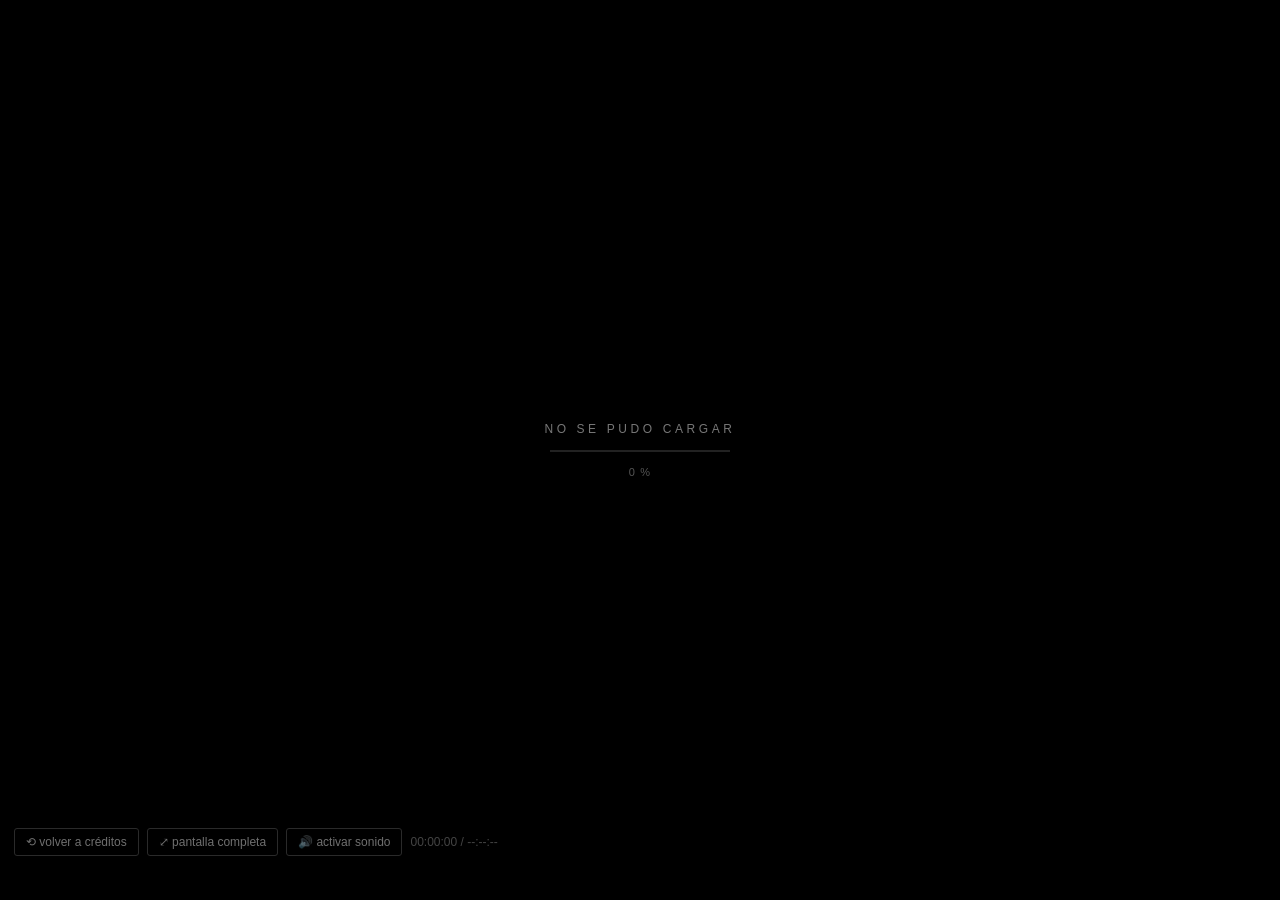
<file: index.html>
<!DOCTYPE html>
<html lang="es-419">
<head>
<meta charset="utf-8">
<meta name="viewport" content="width=device-width,initial-scale=1">
<title>Bandersnatch — créditos y final secreto</title>
<link rel="preconnect" href="https://ia800103.us.archive.org">
<link rel="preconnect" href="https://ia600103.us.archive.org">
<link rel="preconnect" href="https://raw.githubusercontent.com" crossorigin>
<style>
  *{margin:0;padding:0;box-sizing:border-box}
  html,body{height:100%;background:#000;overflow:hidden;
    font-family:"Helvetica Neue",Arial,sans-serif;color:#eee}
  #wrap{position:relative;width:100%;height:100%;background:#000}
  #v{position:absolute;inset:0;width:100%;height:100%;
    object-fit:contain;background:#000;outline:none}
  #subs{position:absolute;left:50%;bottom:9%;transform:translateX(-50%);
    width:min(88%,1100px);text-align:center;pointer-events:none;
    font-size:clamp(15px,2vw,30px);font-weight:600;line-height:1.3;
    white-space:pre-line;color:#fff;
    text-shadow:0 0 6px #000,0 2px 4px #000,0 0 20px #000}
  #subs:empty{display:none}
  #load{position:absolute;inset:0;display:flex;flex-direction:column;
    align-items:center;justify-content:center;gap:14px;
    background:#000;color:#777;font-size:12px;letter-spacing:.3em;
    text-transform:uppercase;z-index:5;transition:opacity .2s;cursor:pointer}
  #load.off{opacity:0;pointer-events:none}
  #pct{font-size:11px;letter-spacing:.1em;color:#555}
  #track{width:180px;height:2px;background:#222}
  #fill{height:100%;width:0;background:#e50914;transition:width .2s}
  #bar{position:absolute;left:14px;bottom:44px;display:flex;gap:8px;
    align-items:center;opacity:.5;transition:opacity .2s;z-index:6}
  #wrap:hover #bar{opacity:1}
  #bar button{background:rgba(0,0,0,.6);border:1px solid #555;color:#ddd;
    font:inherit;font-size:12px;padding:6px 11px;border-radius:3px;cursor:pointer}
  #bar button:hover{background:#e50914;border-color:#e50914;color:#fff}
  #clk{font-size:12px;color:#888;font-variant-numeric:tabular-nums}
  .hide{display:none}
</style>
</head>
<body>
<div id="wrap">
  <video id="v" playsinline preload="auto" autoplay muted controls></video>
  <div id="subs"></div>
  <div id="load">
    <span id="msg">conectando</span>
    <div id="track"><div id="fill"></div></div>
    <span id="pct">0 %</span>
  </div>
  <div id="bar">
    <button id="rew">⟲ volver a créditos</button>
    <button id="fs">⤢ pantalla completa</button>
    <button id="snd">🔊 activar sonido</button>
    <span id="clk">05:05:59</span>
  </div>
</div>

<script>
'use strict';

const START = 18359.04;
const FILE  = 'Black.Mirror.Bandersnatch.2018.1080p.NF.WEB-DL.x264.AAC-PTerWEB.mp4';
const ID    = 'black.-mirror.-bandersnatch.-2018.1080p.-nf.-web-dl.x-264.-aac-pter-web';

const NODES = [
  'https://ia800103.us.archive.org/9/items/' + ID + '/' + FILE,
  'https://ia600103.us.archive.org/9/items/' + ID + '/' + FILE,
  'https://archive.org/download/' + ID + '/' + FILE
];
const SUBS_URL = 'https://raw.githubusercontent.com/CyberShadow/BandersnatchInteractive/master/subtitle/Black.Mirror.Bandersnatch.2018.720p.espanish.vtt';

const v     = document.getElementById('v');
const box   = document.getElementById('subs');
const clk   = document.getElementById('clk');
const load  = document.getElementById('load');
const msg   = document.getElementById('msg');
const fill  = document.getElementById('fill');
const pct   = document.getElementById('pct');
const fsBtn = document.getElementById('fs');

let node = 0, seeked = false, started = false;

/* ---------- arranque ---------- */
v.muted = true;
v.defaultMuted = true;
v.preload = 'auto';

function boot () {
  seeked = false;
  v.src = NODES[node] + '#t=' + START;
  v.load();
  kick();
}

/* Reintenta reproducir hasta que arranque: cubre bloqueos de autoplay
   y el retardo hasta tener datos. */
let tries = 0;
const kick = () => {
  if (started || tries++ > 60) return;
  const p = v.play();
  if (p && p.catch) p.catch(() => {});
  if (v.paused) setTimeout(kick, 250);
};

v.addEventListener('loadedmetadata', () => {
  if (!seeked && Math.abs(v.currentTime - START) > 2) v.currentTime = START;
  seeked = true;
  kick();
}, { once: true });

v.addEventListener('loadeddata', () => { load.classList.add('off'); kick(); });
v.addEventListener('playing', () => {
  started = true;
  load.classList.add('off');
  if (!cues.length) fetchSubs();
});
v.addEventListener('waiting', () => { if (started) load.classList.remove('off'); });

v.addEventListener('error', () => {
  if (node < NODES.length - 1) { node++; boot(); }
  else { msg.textContent = 'no se pudo cargar'; fill.style.width = '0'; }
});

/* progreso real de buffer, para que no parezca muerto */
v.addEventListener('progress', () => {
  if (started || !v.buffered.length || !isFinite(v.duration)) return;
  const end = v.buffered.end(v.buffered.length - 1);
  const p = Math.min(100, Math.round(end / START * 100));
  fill.style.width = p + '%';
  pct.textContent = p + ' %';
  if (p > 1) msg.textContent = 'cargando créditos';
});

/* cualquier gesto arranca y desilencia */
const nudge = () => { v.play().catch(() => {}); };
load.addEventListener('click', nudge);
addEventListener('pointerdown', nudge, { once: true });
addEventListener('keydown', nudge, { once: true });

document.addEventListener('visibilitychange', () => { if (!document.hidden) kick(); });

boot();

/* ---------- controles ---------- */
document.getElementById('rew').onclick = () => { v.currentTime = START; v.play().catch(() => {}); };

document.getElementById('snd').onclick = e => {
  v.muted = false; v.volume = 1;
  e.currentTarget.classList.add('hide');
  v.play().catch(() => {});
};

fsBtn.onclick = () => {
  const el = document.getElementById('wrap');
  if (!document.fullscreenElement && !document.webkitFullscreenElement) {
    const req = el.requestFullscreen || el.webkitRequestFullscreen || el.msRequestFullscreen;
    if (req) req.call(el).catch(() => {});
  } else {
    const ex = document.exitFullscreen || document.webkitExitFullscreen || document.msExitFullscreen;
    if (ex) ex.call(document);
  }
};
['fullscreenchange', 'webkitfullscreenchange'].forEach(ev =>
  document.addEventListener(ev, () => {
    const on = !!(document.fullscreenElement || document.webkitFullscreenElement);
    fsBtn.textContent = on ? '⤡ salir' : '⤢ pantalla completa';
  })
);

const pad = n => String(n).padStart(2, '0');
const hms = s => `${pad(Math.floor(s / 3600))}:${pad(Math.floor(s / 60) % 60)}:${pad(Math.floor(s) % 60)}`;
v.addEventListener('timeupdate', () => {
  clk.textContent = hms(v.currentTime) + ' / ' + (isFinite(v.duration) ? hms(v.duration) : '--:--:--');
});

/* ---------- subtítulos ---------- */
let cues = [], last = null;

const t2ms = s => {
  const m = /(?:(\d+):)?(\d{1,2}):(\d{2})[.,](\d{1,3})/.exec(s.trim());
  if (!m) return null;
  return ((+(m[1] || 0) * 3600) + (+m[2]) * 60 + (+m[3])) * 1000 + +(m[4].padEnd(3, '0'));
};

function parseVTT (txt) {
  const out = [];
  for (const b of txt.replace(/^\uFEFF/, '').split(/\r?\n\r?\n/)) {
    const L = b.split(/\r?\n/).filter(Boolean);
    if (!L.length || /^(WEBVTT|NOTE|STYLE|REGION)/.test(L[0].trim())) continue;
    const i = L.findIndex(x => x.includes('-->'));
    if (i < 0) continue;
    const [a, z] = L[i].split('-->');
    const s = t2ms(a), e = t2ms(z);
    if (s == null || e == null) continue;
    const t = L.slice(i + 1).join('\n').replace(/<[^>]+>/g, '').trim();
    if (t) out.push({ s, e, t });
  }
  return out.sort((x, y) => x.s - y.s);
}

function fetchSubs () {
  fetch(SUBS_URL, { cache: 'force-cache' })
    .then(r => r.ok ? r.text() : Promise.reject())
    .then(txt => { cues = parseVTT(txt); })
    .catch(() => {});
}

function findCue (ms) {
  let lo = 0, hi = cues.length - 1, hit = -1;
  while (lo <= hi) {
    const m = (lo + hi) >> 1;
    if (cues[m].s <= ms) { hit = m; lo = m + 1; } else hi = m - 1;
  }
  if (hit < 0) return null;
  return ms < cues[hit].e ? cues[hit] : null;
}

(function loop () {
  const c = findCue(v.currentTime * 1000);
  if (c !== last) { last = c; box.textContent = c ? c.t : ''; }
  requestAnimationFrame(loop);
})();

addEventListener('keydown', e => {
  if (e.code === 'Space') { e.preventDefault(); v.paused ? v.play() : v.pause(); }
  if (e.code === 'ArrowRight') { e.preventDefault(); v.currentTime += 10; }
  if (e.code === 'ArrowLeft')  { e.preventDefault(); v.currentTime -= 10; }
  if (e.code === 'KeyR') v.currentTime = START;
  if (e.code === 'KeyF') fsBtn.click();
});
</script>
</body>
</html>
</file>
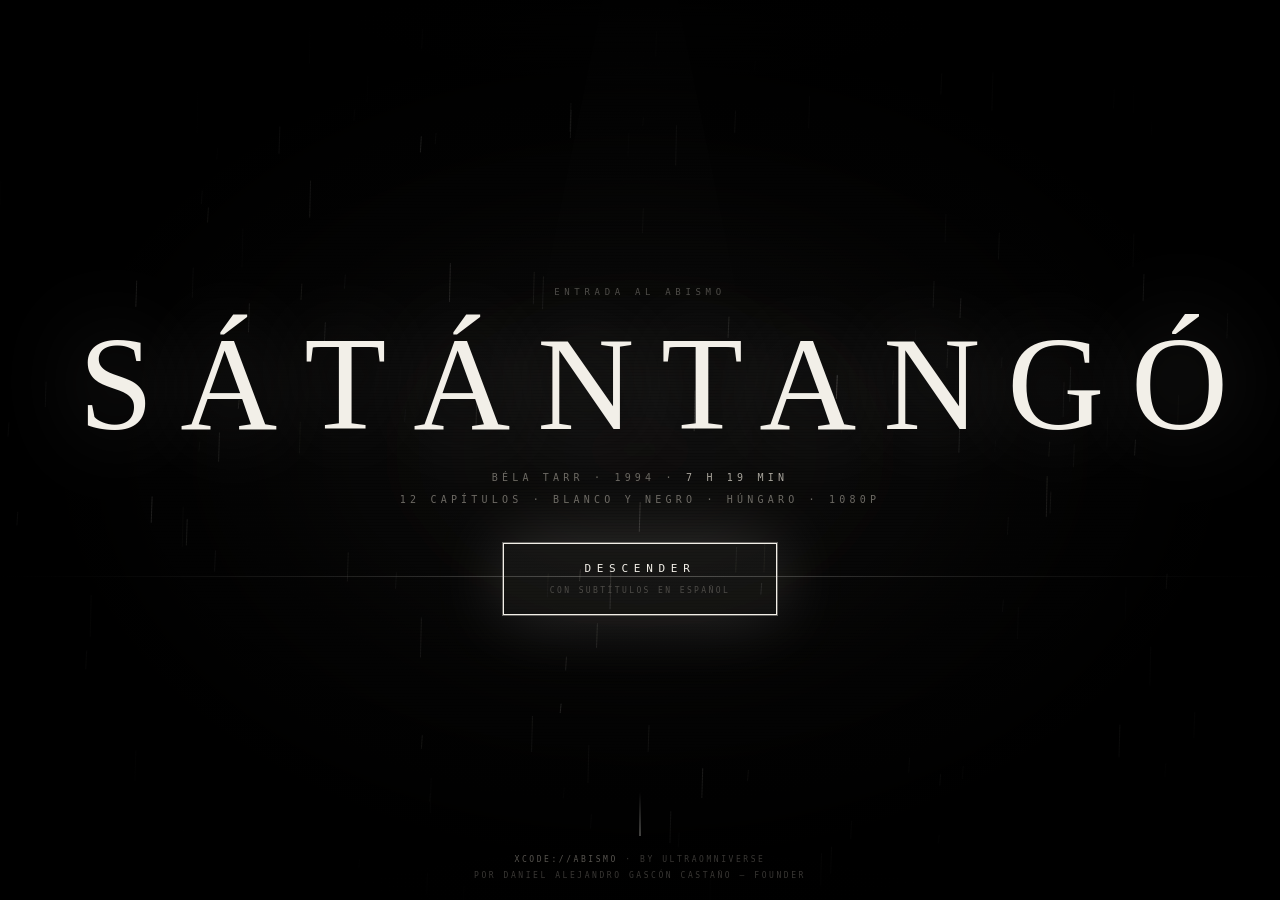
<file: index (11).html>
<!doctype html>
<html lang="es">
<head>
<meta charset="utf-8">
<meta name="viewport" content="width=device-width,initial-scale=1,viewport-fit=cover">
<title>SÁTÁNTANGÓ · descenso</title>
<link rel="preconnect" href="https://archive.org" crossorigin>
<style>
:root{--ink:#f2efe8;--dim:#4e4c48}
*{box-sizing:border-box}
html,body{margin:0;height:100%;background:#000}
@supports(height:100dvh){html,body{height:100dvh}}
body{font:13px/1.5 ui-monospace,"SF Mono",Menlo,Consolas,monospace;color:var(--ink);overflow:hidden;-webkit-tap-highlight-color:transparent}
button{font:inherit;color:inherit;background:none;border:0;cursor:pointer;touch-action:manipulation}
::selection{background:#fff;color:#000}

/* ---------- abismo ---------- */
#abyss{position:fixed;inset:0;overflow:hidden;display:flex;flex-direction:column;align-items:center;justify-content:center;gap:24px;z-index:1;
  transition:transform 1.1s cubic-bezier(.65,0,.35,1),filter 1.1s ease-in,opacity 1.1s ease-in}
#abyss canvas{position:absolute;inset:0;width:100%;height:100%;z-index:0}
#abyss::before{content:"";position:absolute;inset:-10%;z-index:1;pointer-events:none;
  background:radial-gradient(60% 45% at 50% 118%,rgba(180,175,165,.14),transparent 70%),radial-gradient(42% 34% at 50% -8%,rgba(200,195,185,.13),transparent 72%);
  animation:breathe 17s ease-in-out infinite alternate}
@keyframes breathe{from{transform:translateY(-1.4%) scale(1)}to{transform:translateY(1.4%) scale(1.06)}}
#abyss::after{content:"";position:absolute;inset:0;z-index:2;pointer-events:none;
  background:radial-gradient(ellipse 62% 52% at 50% 50%,transparent 22%,rgba(0,0,0,.55) 68%,#000 100%),repeating-linear-gradient(to bottom,rgba(0,0,0,.22) 0 1px,transparent 1px 3px)}
.fog{position:absolute;inset:-20%;z-index:1;pointer-events:none;opacity:.5;background:radial-gradient(closest-side at 50% 50%,rgba(190,185,175,.1),transparent 70%);filter:blur(30px)}
.fog.f1{animation:drift1 34s linear infinite}
.fog.f2{animation:drift2 47s linear infinite;opacity:.35}
@keyframes drift1{from{transform:translate(-9%,6%) scale(1.1)}to{transform:translate(9%,-6%) scale(1.3)}}
@keyframes drift2{from{transform:translate(11%,-8%) scale(1.25)}to{transform:translate(-11%,8%) scale(1)}}
.shaft{position:absolute;left:50%;top:-14%;width:min(30vw,300px);height:76%;transform:translateX(-50%);z-index:1;pointer-events:none;opacity:.55;
  background:linear-gradient(to bottom,rgba(255,255,255,.09),rgba(255,255,255,.015) 55%,transparent);clip-path:polygon(46% 0,54% 0,100% 100%,0 100%);filter:blur(14px)}
.horizon{position:absolute;left:0;right:0;top:64%;height:1px;z-index:2;pointer-events:none;background:linear-gradient(to right,transparent,rgba(240,238,232,.4),transparent);animation:hz 9s ease-in-out infinite alternate}
@keyframes hz{from{opacity:.25;transform:scaleX(.7)}to{opacity:.75;transform:scaleX(1.05)}}
.core{position:relative;z-index:5;display:flex;flex-direction:column;align-items:center;gap:22px;text-align:center;padding:0 22px;will-change:transform}
.eyebrow{font-size:9px;letter-spacing:.52em;text-transform:uppercase;color:var(--dim)}
h1{font:400 clamp(40px,10.5vw,148px)/.92 ui-serif,Georgia,"Times New Roman",serif;letter-spacing:.2em;text-indent:.2em;margin:0;color:var(--ink);text-shadow:0 0 90px rgba(240,238,232,.28),0 6px 40px rgba(0,0,0,.9)}
h1 span{display:inline-block;animation:sink 11s ease-in-out infinite alternate}
@keyframes sink{from{transform:translateY(-.5%)}to{transform:translateY(.5%)}}
.sub{font-size:10px;letter-spacing:.42em;text-transform:uppercase;color:#6c6963;line-height:2.2}
.sub b{color:#a9a59d;font-weight:400}
#go{margin-top:10px;padding:17px 46px;border:1px solid #3a3833;color:var(--ink);letter-spacing:.46em;font-size:11px;text-transform:uppercase;background:rgba(0,0,0,.25);
  transition:border-color .35s,box-shadow .35s,background .35s,letter-spacing .35s,opacity .4s}
#go:hover,#go:focus{outline:none;border-color:var(--ink);letter-spacing:.52em;box-shadow:0 0 0 1px rgba(242,239,232,.35),0 0 70px rgba(242,239,232,.18);background:rgba(242,239,232,.05)}
#go small{display:block;font-size:8px;letter-spacing:.3em;color:var(--dim);margin-top:7px}
.credit{position:absolute;left:0;right:0;bottom:16px;z-index:6;text-align:center;font-size:8px;letter-spacing:.32em;text-transform:uppercase;color:#383633;line-height:2}
.credit b{color:#57544f;font-weight:400}
.drop{position:absolute;left:50%;bottom:64px;width:1px;height:44px;z-index:6;transform:translateX(-50%);background:linear-gradient(to bottom,transparent,rgba(240,238,232,.55));animation:drip 2.6s ease-in infinite}
@keyframes drip{0%{opacity:0;transform:translateX(-50%) scaleY(.2)}40%{opacity:1}100%{opacity:0;transform:translateX(-50%) scaleY(1) translateY(18px)}}

body.falling #abyss{transform:scale(1.45) translateY(6%);filter:blur(9px) brightness(.55);opacity:0}
body.falling .core{transform:scale(1.5);transition:transform 1.1s cubic-bezier(.65,0,.35,1)}
body.falling #go{opacity:0}
body:not(.film) #abyss{pointer-events:auto}
body.film #abyss{pointer-events:none;opacity:0;visibility:hidden;transition:opacity 1.1s ease-in,visibility 0s 1.1s}

/* ---------- reproductor ---------- */
#film{position:fixed;inset:0;z-index:2;background:#000;display:none;flex-direction:column}
body.film #film{display:flex}
#stage{position:relative;flex:1;min-height:0;background:#000;overflow:hidden;outline:none}
#v{width:100%;height:100%;object-fit:contain;display:block;background:#000}
#v::cue{background:rgba(0,0,0,.78);color:#fff;font:600 4vh/1.4 ui-monospace,Menlo,monospace;text-shadow:0 2px 10px #000}
body.film:not(.showbar) #stage{cursor:none}
#veil{position:absolute;inset:0;z-index:20;display:flex;flex-direction:column;align-items:center;justify-content:center;gap:16px;background:#000;text-align:center;padding:26px;transition:opacity .6s}
#veil.off{opacity:0;pointer-events:none}
#veil h2{margin:0;font:400 clamp(22px,4vw,40px)/1.2 ui-serif,Georgia,serif;letter-spacing:.24em}
#veil p{margin:0;font-size:10px;letter-spacing:.34em;text-transform:uppercase;color:#5a5751}
#depthRead{font-size:11px;letter-spacing:.4em;color:#8b877f;font-variant-numeric:tabular-nums}
#veil button{padding:12px 30px;border:1px solid #34322e;letter-spacing:.34em;font-size:10px;text-transform:uppercase;color:var(--ink)}
#veil button:hover{border-color:var(--ink)}
#spin{position:absolute;left:50%;top:50%;width:44px;height:44px;margin:-22px;z-index:15;display:none;border:1px solid rgba(255,255,255,.16);border-top-color:#fff;border-radius:50%;animation:sp .85s linear infinite}
#spin.on{display:block}
@keyframes sp{to{transform:rotate(360deg)}}

#bar{position:absolute;left:0;right:0;bottom:0;z-index:25;padding:10px 18px calc(14px + env(safe-area-inset-bottom,0px));
  background:linear-gradient(to top,rgba(0,0,0,.96),rgba(0,0,0,.7) 55%,transparent);display:flex;flex-direction:column;gap:8px;
  opacity:0;transform:translateY(10px);transition:opacity .45s,transform .45s;pointer-events:none}
body.showbar #bar{opacity:1;transform:none;pointer-events:auto}
#bar .row{display:flex;align-items:center;gap:7px;flex-wrap:wrap}
#bar button{min-width:34px;height:30px;padding:0 8px;border:1px solid #2c2a27;background:rgba(255,255,255,.04);font-size:12px;color:#b8b4ac;transition:.15s}
#bar button:hover{border-color:var(--ink);color:var(--ink)}
#bar button.on{background:var(--ink);color:#000;border-color:var(--ink)}
#bar button.off{opacity:.4}
#bar button:focus{outline:none;background:var(--ink);color:#000;border-color:var(--ink);box-shadow:0 0 0 2px #000,0 0 0 3px var(--ink)}
#time{font-size:10px;color:#7d7972;font-variant-numeric:tabular-nums;min-width:118px;letter-spacing:.06em}
#seek{flex:1 1 160px;min-width:120px;accent-color:#f2efe8;height:3px}
#meter{font-size:9px;letter-spacing:.26em;color:#4b4843;text-transform:uppercase}

#drawer{position:fixed;top:0;right:0;bottom:0;width:min(400px,92vw);z-index:60;background:#08080a;border-left:1px solid #2a2825;display:none;flex-direction:column}
#drawer.on{display:flex}
#drawer header{padding:14px;border-bottom:1px solid #1c1a18;display:flex;align-items:center;gap:10px}
#drawer h3{margin:0;font-size:9px;letter-spacing:.34em;text-transform:uppercase;color:#8b877f;font-weight:400;flex:1}
#drawer header button{font-size:16px;color:#5a5751}
#chap{flex:1;min-height:0;overflow:auto;padding:8px}
#chap button{display:flex;gap:10px;width:100%;text-align:left;padding:10px 9px;font-size:12px;color:#9a968e;border:1px solid transparent;margin-bottom:1px}
#chap .n{min-width:54px;font-size:10px;color:#4b4843;font-variant-numeric:tabular-nums}
#chap button:hover{border-color:#2a2825;color:var(--ink)}
#chap button.act{background:rgba(242,239,232,.09);color:var(--ink);border-color:#4b4843}
#chap button:focus{outline:none;border-color:var(--ink);color:var(--ink)}
#drawer .foot{padding:12px 14px;border-top:1px solid #1c1a18;font-size:10px;color:#5a5751;letter-spacing:.14em;line-height:1.9}
#drawer .foot button{border:1px solid #2a2825;padding:5px 10px;font-size:10px;margin-top:7px;letter-spacing:.16em;text-transform:uppercase;color:#b8b4ac}
#drawer .foot button:hover{border-color:var(--ink);color:var(--ink)}
#subState{color:#6c6963}
@media (max-width:620px){#go{padding:15px 34px}h1{letter-spacing:.14em;text-indent:.14em}#time{min-width:96px}}
@media (prefers-reduced-motion:reduce){#abyss::before,.fog,.horizon,.drop,h1 span{animation:none}}
</style>
</head>
<body>

<div id="abyss">
  <canvas id="rain"></canvas>
  <div class="fog f1"></div><div class="fog f2"></div>
  <div class="shaft"></div><div class="horizon"></div>
  <div class="core" id="core">
    <div class="eyebrow">entrada al abismo</div>
    <h1><span>SÁTÁNTANGÓ</span></h1>
    <div class="sub">Béla Tarr · 1994 · <b>7 h 19 min</b><br>12 capítulos · blanco y negro · húngaro · 1080p</div>
    <button id="go">Descender<small>con subtítulos en español</small></button>
  </div>
  <div class="drop"></div>
  <div class="credit"><b>XCODE://abismo</b> · by UltraOmniverse<br>por Daniel Alejandro Gascón Castaño — Founder</div>
</div>

<div id="film">
  <div id="stage" tabindex="-1">
    <video id="v" preload="metadata" playsinline webkit-playsinline>
      <track id="trk" kind="subtitles" srclang="es" label="Español" default>
    </video>
    <div id="spin"></div>
    <div id="veil">
      <h2 id="veilT">Descendiendo</h2>
      <p id="veilP">preparando el pozo</p>
      <div id="depthRead">0 m</div>
      <button id="veilB" style="display:none">Reintentar</button>
    </div>
    <div id="bar">
      <div class="row">
        <span id="meter">profundidad</span>
        <input id="seek" type="range" min="0" max="1000" value="0" step="1">
        <span id="time">0:00:00 / 7:19:08</span>
      </div>
      <div class="row">
        <button id="bPlay" title="Pausa (espacio)">❚❚</button>
        <button id="bB" title="−10 s">↺</button>
        <button id="bF" title="+10 s">↻</button>
        <button id="bCC" title="Subtítulos (c)">CC</button>
        <button id="bSyncL" title="Atrasar 0.5 s">−s</button>
        <button id="bSyncR" title="Adelantar 0.5 s">+s</button>
        <button id="bChap" title="Capítulos (l)">☰</button>
        <button id="bFs" title="Pantalla completa (f)">⛶</button>
        <button id="bBack" title="Volver al abismo (esc)" style="margin-left:auto">⌃</button>
      </div>
    </div>
  </div>
  <div id="drawer">
    <header><h3>Capítulos</h3><button id="dClose">×</button></header>
    <div id="chap"></div>
    <div class="foot">
      <div id="subState">Buscando subtítulos…</div>
      <button id="bFile">Cargar .srt / .vtt</button>
      <input id="file" type="file" accept=".srt,.vtt,text/vtt" style="display:none">
    </div>
  </div>
</div>

<script>
"use strict";
const $=id=>document.getElementById(id);
const B=document.body;
const fmt=t=>{t=Math.max(0,Math.floor(t||0));const h=~~(t/3600),m=~~(t%3600/60),s=t%60;return h+":"+String(m).padStart(2,"0")+":"+String(s).padStart(2,"0");};
const DUR=26348.92, DEEP=2400, HIDE_MS=3000;
const inFilm=()=>B.classList.contains("film");

/* ---------- lluvia ---------- */
const cv=$("rain"),ctx=cv.getContext("2d");
let W=0,H=0,drops=[];
function size(){
  const d=Math.min(devicePixelRatio||1,2);
  W=cv.clientWidth;H=cv.clientHeight;
  cv.width=W*d;cv.height=H*d;ctx.setTransform(d,0,0,d,0,0);
  const n=Math.round(Math.min(150,W/9));
  drops=Array.from({length:n},()=>({x:Math.random()*W,y:Math.random()*H,l:8+Math.random()*34,v:.55+Math.random()*1.5,o:.05+Math.random()*.26,w:Math.random()<.2?1:.6}));
}
addEventListener("resize",()=>{if(!inFilm())size();});
let raining=false;
function rain(){
  if(inFilm()){raining=false;return;}
  ctx.clearRect(0,0,W,H);
  for(const d of drops){
    ctx.strokeStyle="rgba(226,223,215,"+d.o+")";ctx.lineWidth=d.w;
    ctx.beginPath();ctx.moveTo(d.x,d.y);ctx.lineTo(d.x-.9,d.y+d.l);ctx.stroke();
    d.y+=d.v;d.x-=.22;
    if(d.y>H+40){d.y=-40;d.x=Math.random()*W;}
    if(d.x<-10)d.x=W+10;
  }
  requestAnimationFrame(rain);
}
function startRain(){if(raining)return;raining=true;size();requestAnimationFrame(rain);}

/* ---------- paralaje ---------- */
let tx=0,ty=0,cx=0,cy=0;
addEventListener("pointermove",e=>{tx=e.clientX/innerWidth-.5;ty=e.clientY/innerHeight-.5;},{passive:true});
(function drift(){
  if(inFilm()){setTimeout(drift,300);return;}
  cx+=(tx-cx)*.045;cy+=(ty-cy)*.045;
  $("core").style.transform=B.classList.contains("falling")?"":"translate("+(-cx*16)+"px,"+(-cy*12)+"px)";
  requestAnimationFrame(drift);
})();

/* ---------- estado ---------- */
const v=$("v"),trk=$("trk"),stage=$("stage"),veil=$("veil"),bar=$("bar"),seek=$("seek"),chap=$("chap");
let subRaw=null,subMode="none",subOff=0,subUrl=null,gen=0,showSubs=true,started=false,dragging=false,curChap=-1,barT=0,overBar=false,ptr="mouse",wl=null;

/* ---------- subtítulos ---------- */
/* subtitlecat no permite CORS y los proxies públicos fallan: los subtítulos se sirven desde el propio repo */
const REPO="https://raw.githubusercontent.com/ultraomniverse/xcode/HEAD/";
const SRCS=[
 ["satantango.es-419.srt","latino"],
 ["satantango.es.vtt","español"]
];
const ready=()=>subMode!=="none"&&!!subRaw;
const pad=(n,l)=>String(n).padStart(l,"0");
function ts(ms){ms=Math.max(0,Math.round(ms));return pad(~~(ms/3600000),2)+":"+pad(~~(ms%3600000/60000),2)+":"+pad(~~(ms%60000/1000),2)+"."+pad(ms%1000,3);}
function stamp(t,off){
  const m=t.trim().match(/^(?:(\d+):)?(\d{1,2}):(\d{2})[,.](\d{1,3})$/);
  return m?ts((+m[1]||0)*3600000+(+m[2])*60000+(+m[3])*1000+(+m[4].padEnd(3,"0"))+off):null;
}
function toVtt(raw,off){
  const srt=/,\d{3}\s*-->/.test(raw),out=["WEBVTT",""];
  for(const line of raw.replace(/^\uFEFF/,"").replace(/\r/g,"").split("\n")){
    if(line.indexOf("-->")>0){
      const p=line.split("-->"),a=stamp(p[0],off),b=stamp((p[1]||"").trim().split(/\s+/)[0],off);
      if(a&&b){out.push(a+" --> "+b);continue;}
    }
    if(/^WEBVTT/.test(line)||(srt&&/^\d+$/.test(line.trim())))continue;
    out.push(line);
  }
  return out.join("\n");
}
function applyMode(){
  const t=v.textTracks&&v.textTracks[0];
  if(t)t.mode=(showSubs&&ready())?"showing":"disabled";
  $("bCC").classList.toggle("on",ready()&&showSubs);
  $("bCC").classList.toggle("off",!ready());
}
trk.addEventListener("load",applyMode);
function mount(){
  if(!subRaw)return;
  const old=subUrl;
  subUrl=URL.createObjectURL(new Blob([toVtt(subRaw,subOff)],{type:"text/vtt"}));
  trk.src=subUrl;
  if(old)setTimeout(()=>URL.revokeObjectURL(old),4000);
  applyMode();
}
function setSub(raw,label,kind){
  subRaw=raw;subMode=kind;subOff=0;
  $("subState").textContent=(kind==="archivo"?"Cargados: ":"Español: ")+label+" · "+Math.max(1,~~(raw.length/1024))+" KB";
  mount();
}
async function boot(){
  const my=++gen;
  subRaw=null;subMode="none";trk.removeAttribute("src");applyMode();
  $("subState").textContent="Buscando subtítulos en español…";
  const tryOne=async u=>{const r=await fetch(u);if(!r.ok)throw 0;const x=await r.text();if(x.indexOf("-->")<0)throw 0;return x;};
  for(const [f,tag] of SRCS){
    for(const url of [f,REPO+f]){            /* primero junto a la página, luego raw de GitHub */
      try{const x=await tryOne(url);if(gen!==my)return;setSub(x,tag+" · "+f,"red");return;}catch{}
    }
  }
  if(gen!==my)return;
  $("subState").textContent="No se pudieron cargar. Usa «Cargar .srt / .vtt».";
}
$("bCC").onclick=()=>{if(!ready()){$("subState").textContent="Todavía sin subtítulos.";return;}showSubs=!showSubs;applyMode();};
$("bSyncL").onclick=()=>{if(subRaw){subOff-=500;mount();}};
$("bSyncR").onclick=()=>{if(subRaw){subOff+=500;mount();}};
$("bFile").onclick=()=>$("file").click();
$("file").onchange=e=>{
  const f=e.target.files&&e.target.files[0];if(!f)return;
  const r=new FileReader();
  r.onload=()=>{const x=String(r.result);if(x.indexOf("-->")<0){$("subState").textContent="Ese archivo no tiene tiempos.";return;}setSub(x,f.name,"archivo");};
  r.readAsText(f,"utf-8");
  e.target.value="";
};

/* ---------- capítulos ---------- */
const CH=[[0,"Inicio"],[632.75,"Noticias de su venida"],[8237.9,"Intermedio"],[8245.75,"El trabajo de la araña I"],[13078.1,"La obra de la araña II"],[15705.4,"Intermedio"],[15713.2,"Irimias hace un discurso"],[16551.5,"La perspectiva, vista desde el frente"],[21598.75,"La perspectiva, vista desde atrás"]];
CH.forEach(([t,n])=>{
  const b=document.createElement("button");
  b.innerHTML='<span class="n">'+fmt(t)+"</span><span>"+n+"</span>";
  b.onclick=()=>{v.currentTime=t;if(v.paused)v.play().catch(()=>{});drawer(false);};
  chap.appendChild(b);
});
function markChap(){
  let k=0;CH.forEach(([t],i)=>{if(v.currentTime>=t-1.5)k=i;});
  if(k===curChap)return;curChap=k;
  [...chap.children].forEach((b,i)=>b.classList.toggle("act",i===k));
}

/* ---------- cajón ---------- */
function drawer(on){
  $("drawer").classList.toggle("on",on);
  if(on){showBar();setTimeout(()=>{const f=chap.querySelector(".act")||chap.querySelector("button");if(f)f.focus({preventScroll:true});},0);}
  else stage.focus({preventScroll:true});
}
$("bChap").onclick=()=>drawer(!$("drawer").classList.contains("on"));
$("dClose").onclick=()=>drawer(false);

/* ---------- barra con autoocultado ---------- */
function showBar(){
  if(!inFilm())return;
  B.classList.add("showbar");
  clearTimeout(barT);
  barT=setTimeout(hideBar,HIDE_MS);
}
function hideBar(){
  if(overBar||dragging){showBar();return;}      /* no ocultar mientras el cursor está sobre la barra */
  const a=document.activeElement;
  if(a&&a.closest&&a.closest("#bar"))a.blur();
  B.classList.remove("showbar");
  if(!$("drawer").classList.contains("on"))stage.focus({preventScroll:true});
}
bar.addEventListener("pointerenter",e=>{overBar=e.pointerType==="mouse";});
bar.addEventListener("pointerleave",()=>{overBar=false;showBar();});
addEventListener("pointerdown",e=>{ptr=e.pointerType||"mouse";showBar();},{passive:true});
addEventListener("pointermove",e=>{ptr=e.pointerType||ptr;showBar();},{passive:true});
addEventListener("touchstart",showBar,{passive:true});
v.addEventListener("click",()=>{if(ptr==="mouse")v.paused?v.play().catch(()=>{}):v.pause();});
v.addEventListener("dblclick",()=>{if(ptr==="mouse")$("bFs").click();});

/* ---------- tiempo ---------- */
const total=()=>isFinite(v.duration)&&v.duration>0?v.duration:DUR;
function ui(){
  const D=total(),p=Math.min(Math.max(v.currentTime||0,0),D);
  $("time").textContent=fmt(p)+" / "+fmt(D);
  if(!dragging)seek.value=Math.round(p/D*1000);
  const m=Math.round(p/D*DEEP);
  $("meter").textContent="profundidad "+m+" m / "+DEEP+" m";
  $("depthRead").textContent=m+" m";
  markChap();
}
v.addEventListener("timeupdate",ui);
v.addEventListener("loadedmetadata",ui);
seek.addEventListener("pointerdown",()=>dragging=true);
addEventListener("pointerup",()=>{dragging=false;});
addEventListener("pointercancel",()=>{dragging=false;});
/* arrastrar solo previsualiza la hora; al soltar salta de una vez (un único Range request) */
seek.addEventListener("input",()=>{
  const t=seek.value/1000*total();
  $("time").textContent=fmt(t)+" / "+fmt(total());
  const m=Math.round(t/total()*DEEP);
  $("meter").textContent="profundidad "+m+" m / "+DEEP+" m";$("depthRead").textContent=m+" m";
});
seek.addEventListener("change",()=>{dragging=false;v.currentTime=Math.min(seek.value/1000*total(),total()-.5);});
function skip(s){v.currentTime=Math.max(0,Math.min(total()-.5,v.currentTime+s));}
$("bB").onclick=()=>skip(-10);
$("bF").onclick=()=>skip(10);
$("bPlay").onclick=()=>{v.paused?v.play().catch(()=>{}):v.pause();};
v.addEventListener("play",()=>{$("bPlay").textContent="❚❚";lock();});
v.addEventListener("pause",()=>{$("bPlay").textContent="▶";showBar();});
v.addEventListener("ended",showBar);
v.addEventListener("waiting",()=>$("spin").classList.add("on"));
v.addEventListener("seeking",()=>$("spin").classList.add("on"));
["playing","canplay","seeked"].forEach(n=>v.addEventListener(n,()=>{if(!v.seeking)$("spin").classList.remove("on");}));

/* ---------- pantalla completa ---------- */
$("bFs").onclick=()=>{
  const f=$("film");
  if(document.fullscreenElement||document.webkitFullscreenElement){(document.exitFullscreen||document.webkitExitFullscreen).call(document);return;}
  const r=f.requestFullscreen||f.webkitRequestFullscreen;
  if(r){const p=r.call(f);if(p&&p.catch)p.catch(()=>{});}
  else if(v.webkitEnterFullscreen)v.webkitEnterFullscreen();
};

/* ---------- mantener pantalla encendida ---------- */
async function lock(){
  try{if(navigator.wakeLock&&!wl){wl=await navigator.wakeLock.request("screen");wl.addEventListener("release",()=>{wl=null;});}}catch{}
}
document.addEventListener("visibilitychange",()=>{if(!document.hidden&&inFilm()&&!v.paused)lock();});

/* ---------- descenso ---------- */
const SRC="https://archive.org/download/satantango.-1994.-hungarian.-1080p.-blu-ray.-h-264.-aac-vxt/Satantango.1994.HUNGARIAN.1080p.BluRay.H264.AAC-VXT.mp4";
function fail(msg){
  $("spin").classList.remove("on");
  veil.classList.remove("off");
  $("veilT").textContent="El pozo no responde";
  $("veilP").textContent=msg;
  $("veilB").style.display="";
  $("veilB").focus({preventScroll:true});
}
$("veilB").onclick=()=>{
  $("veilB").style.display="none";
  $("veilT").textContent="Descendiendo";$("veilP").textContent="preparando el pozo";
  veil.classList.add("off");v.load();v.play().catch(()=>{});
};
v.addEventListener("error",()=>{if(v.getAttribute("src"))fail("Revisa la conexión y reintenta.");});

function descend(){
  if(started)return;started=true;
  B.classList.add("falling");
  $("go").blur();
  setTimeout(()=>{
    B.classList.add("film");
    v.src=SRC;v.load();
    boot();
    v.play().catch(()=>{});
    stage.focus({preventScroll:true});
    showBar();
  },760);
  setTimeout(()=>veil.classList.add("off"),900);
  setTimeout(()=>B.classList.remove("falling"),1900);
}
$("go").onclick=descend;

function back(){
  clearTimeout(barT);
  if(document.fullscreenElement||document.webkitFullscreenElement)(document.exitFullscreen||document.webkitExitFullscreen).call(document);
  drawer(false);
  B.classList.remove("film","showbar","falling");
  v.pause();v.removeAttribute("src");v.load();
  if(wl){wl.release().catch(()=>{});wl=null;}
  gen++;started=false;curChap=-1;
  veil.classList.remove("off");
  $("veilT").textContent="Descendiendo";$("veilP").textContent="preparando el pozo";$("veilB").style.display="none";
  $("spin").classList.remove("on");
  startRain();
  requestAnimationFrame(()=>$("go").focus({preventScroll:true}));
}
$("bBack").onclick=back;

/* ---------- teclado / mando ---------- */
const ok=e=>e.key==="Enter"||e.key===" "||e.key==="Select"||[13,23,32,66].includes(e.keyCode);
const esc=e=>e.key==="Escape"||e.key==="Backspace"||e.key==="GoBack"||[8,27,4,461].includes(e.keyCode);
addEventListener("keydown",e=>{
  const ae=document.activeElement;
  const inBar=!!(ae&&ae.closest&&ae.closest("#bar"));
  const inDrawer=!!(ae&&ae.closest&&ae.closest("#drawer"));
  if(!inFilm()){
    if(ok(e)||e.key==="ArrowDown"){e.preventDefault();descend();}
    return;
  }
  if(esc(e)){e.preventDefault();inDrawer?drawer(false):back();return;}
  showBar();
  const k=(e.key||"").toLowerCase();
  if(!e.ctrlKey&&!e.metaKey&&!e.altKey){
    if(k==="c"){$("bCC").click();return;}
    if(k==="l"){drawer(!$("drawer").classList.contains("on"));return;}
    if(k==="f"){$("bFs").click();return;}
  }
  if(inDrawer){
    const bs=[...chap.children],i=bs.indexOf(ae);
    if(e.key==="ArrowDown"||e.key==="ArrowUp"){
      e.preventDefault();
      const n=Math.max(0,Math.min(bs.length-1,i+(e.key==="ArrowDown"?1:-1)));
      if(bs[n])bs[n].focus();
    }else if(ok(e)&&bs.includes(ae)){e.preventDefault();ae.click();}
    return;
  }
  if(inBar){
    if(e.key==="ArrowLeft"||e.key==="ArrowRight"){
      if(ae===seek)return;
      e.preventDefault();
      const bs=[...bar.querySelectorAll("button")],i=bs.indexOf(ae);
      bs[Math.max(0,Math.min(bs.length-1,i+(e.key==="ArrowRight"?1:-1)))].focus();
    }else if(e.key==="ArrowUp"){e.preventDefault();ae.blur();stage.focus({preventScroll:true});}
    else if(ok(e)&&ae!==seek){e.preventDefault();if(ae.click)ae.click();}
    return;
  }
  if(e.key==="ArrowLeft"){e.preventDefault();skip(-10);}
  else if(e.key==="ArrowRight"){e.preventDefault();skip(10);}
  else if(e.key==="ArrowDown"||e.key==="ArrowUp"){e.preventDefault();$("bPlay").focus({preventScroll:true});}
  else if(ok(e)){e.preventDefault();v.paused?v.play().catch(()=>{}):v.pause();}
},true);

/* ---------- arranque ---------- */
startRain();
$("go").focus({preventScroll:true});
setInterval(()=>{if(inFilm())ui();},400);
</script>
</body>
</html>
</file>
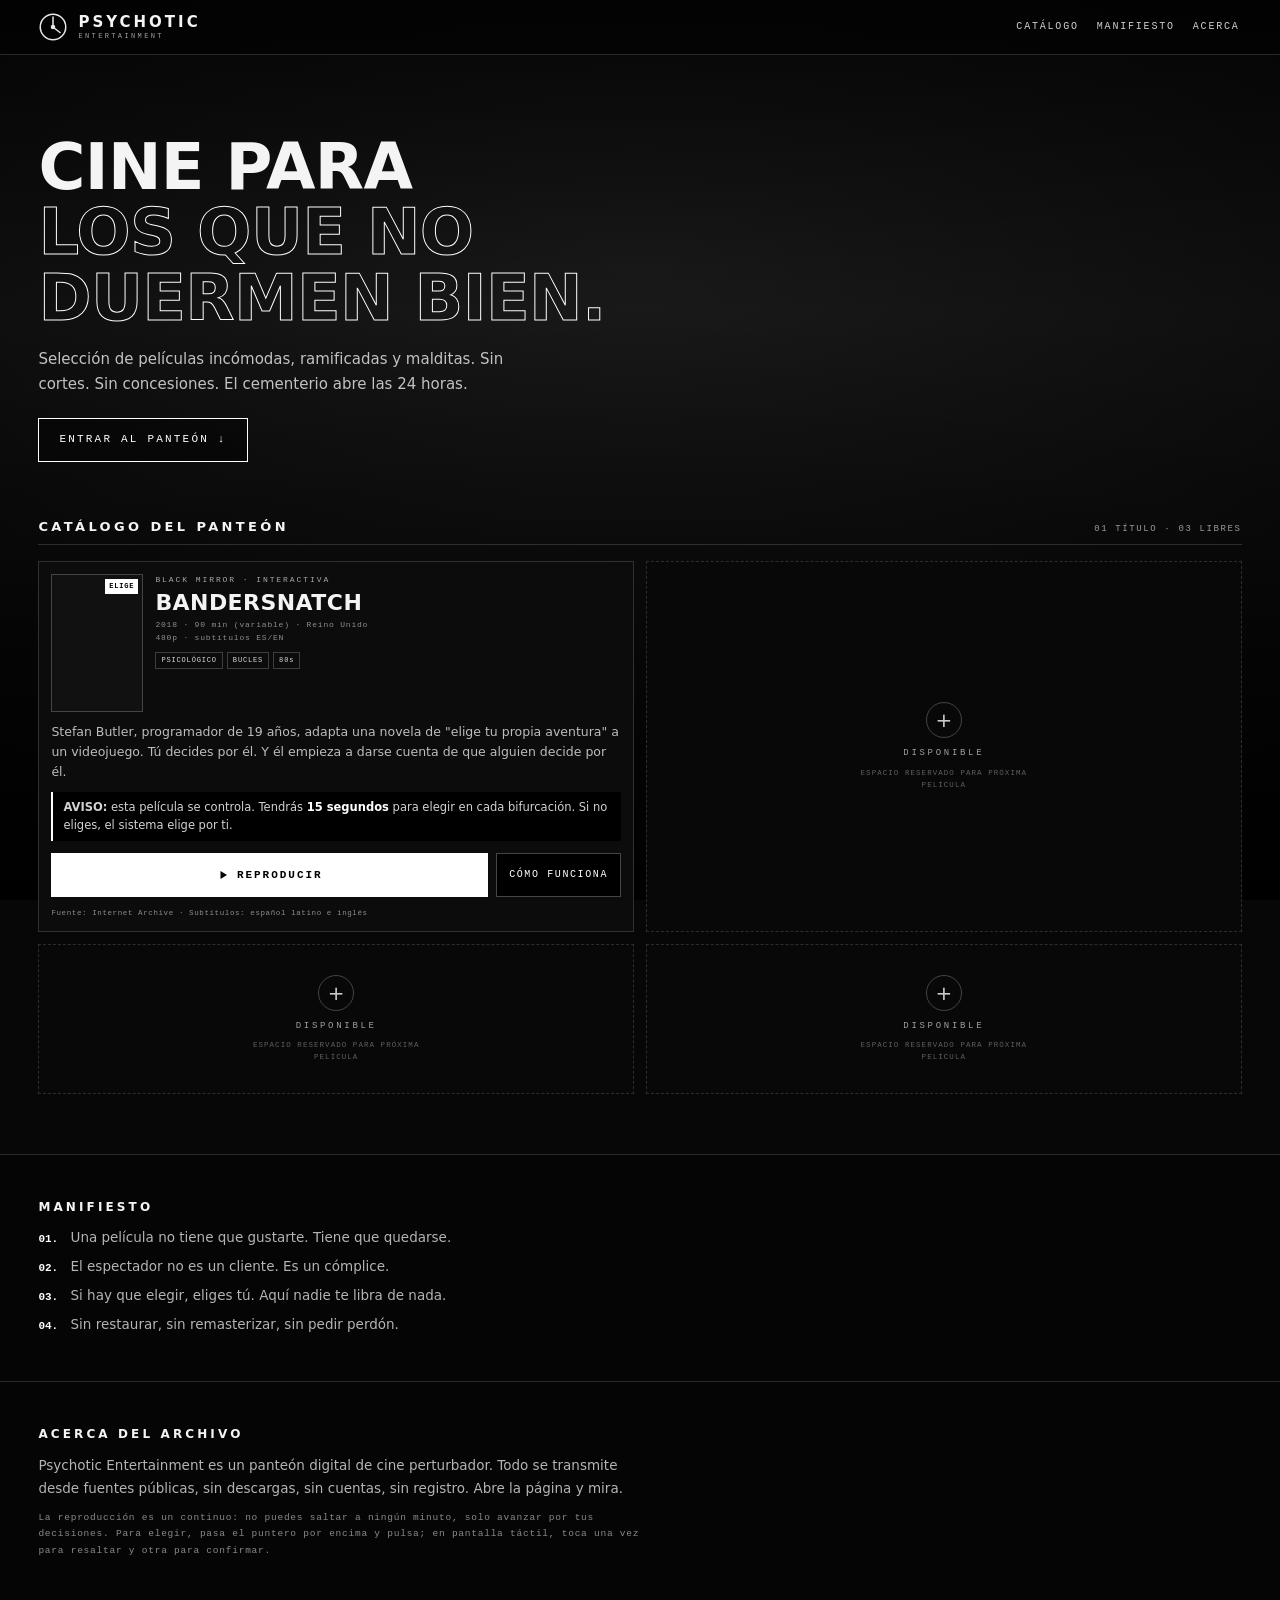
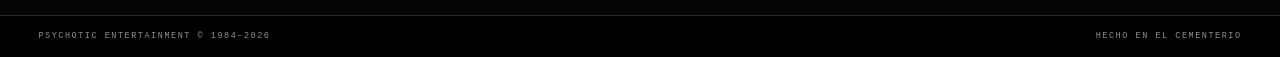
<file: index (15).html>
<!DOCTYPE html>
<html lang="es">
<head>
<meta charset="utf-8">
<meta name="viewport" content="width=device-width,initial-scale=1,viewport-fit=cover">
<meta name="theme-color" content="#070707">
<link rel="icon" href="data:image/svg+xml,%3Csvg xmlns='http://www.w3.org/2000/svg' viewBox='0 0 40 40'%3E%3Ccircle cx='20' cy='20' r='17' fill='none' stroke='%23fff' stroke-width='3'/%3E%3Cpath d='M20 6v14l10 8' stroke='%23fff' stroke-width='3' fill='none'/%3E%3C/svg%3E">
<link rel="preconnect" href="https://archive.org" crossorigin>
<link rel="preconnect" href="https://mohetios.github.io" crossorigin>
<title>Psychotic Entertainment — Catálogo</title>
<style>
*{box-sizing:border-box;margin:0;padding:0}
:root{
  --ink:#f4f4f4;--dim:#a0a0a0;--line:#ffffff26;--bg:#070707;
  --f:system-ui,-apple-system,"Segoe UI",Roboto,Arial,sans-serif;
  --m:ui-monospace,"Courier New",monospace;
}
html{-webkit-text-size-adjust:100%;text-size-adjust:100%}
body{background:var(--bg);color:var(--ink);font-family:var(--f);font-size:15px;line-height:1.6;overflow-x:hidden;min-height:100vh}
body.playing{overflow:hidden}
.mono{font-family:var(--m);letter-spacing:.16em;font-size:10px;color:var(--dim)}
h1,h2,h3,h4{font-family:var(--f);font-weight:800;letter-spacing:.02em;line-height:1.02}

.bg{position:fixed;inset:0;z-index:0;pointer-events:none;
  background:radial-gradient(120% 80% at 50% 30%,#1a1a1a 0%,#0a0a0a 60%,#000 100%)}
.bg i{position:absolute;inset:0;opacity:.30;
  background:url("https://thumb.wikimedia.org/wikipedia/commons/thumb/3/37/Cemetery_Fog_%28198805729%29.jpeg/1280px-Cemetery_Fog_%28198805729%29.jpeg") center/cover no-repeat;
  filter:grayscale(1) brightness(.55)}
.bg b{position:absolute;inset:0;background:linear-gradient(#0000009c,#0000 35%,#000000c4)}

#site{position:relative;z-index:2;min-height:100vh;display:flex;flex-direction:column}

.top{position:relative;z-index:1;display:flex;align-items:center;justify-content:space-between;gap:12px;
  padding:12px clamp(12px,3vw,40px);border-bottom:1px solid var(--line);background:#00000080}
.brand{display:flex;align-items:center;gap:10px;min-width:0}
.mark{width:30px;height:30px;flex:0 0 auto;color:#e8e8e8}
.mark svg{width:100%;height:100%;display:block}
.wordmark{display:flex;flex-direction:column;line-height:1;min-width:0}
.w1{font-weight:800;font-size:15px;letter-spacing:.2em}
.w2{font-family:var(--m);font-size:7px;letter-spacing:.34em;color:var(--dim);margin-top:3px}
.nav{display:flex;gap:14px}
.nav a{color:#cfcfcf;text-decoration:none;font-family:var(--m);font-size:10px;letter-spacing:.18em;padding:6px 2px;border-bottom:1px solid transparent}
.nav a:hover,.nav a:focus-visible{color:#fff;border-bottom-color:#fff;outline:none}

main{position:relative;z-index:1;flex:1}
.hero{padding:clamp(28px,7vw,80px) clamp(12px,3vw,40px) clamp(24px,5vw,50px);max-width:820px}
.hero h1{font-size:clamp(28px,7.5vw,64px);letter-spacing:-.01em}
.hero h1 em{font-style:normal;color:#fff}
@supports (-webkit-text-stroke:1px #fff){
  .hero h1 em{color:transparent;-webkit-text-stroke:1px #fff}
}
.lede{max-width:520px;margin-top:16px;color:#c2c2c2;font-size:clamp(13px,1.6vw,15px);line-height:1.65}
.cta{display:inline-block;margin-top:22px;padding:12px 20px;border:1px solid #fff;color:#fff;text-decoration:none;
  font-family:var(--m);font-size:11px;letter-spacing:.2em;background:#0006}
.cta:hover,.cta:focus-visible{background:#fff;color:#000;outline:none}

.catalogo{padding:8px clamp(12px,3vw,40px) clamp(30px,6vw,60px)}
.sec-head{display:flex;align-items:baseline;justify-content:space-between;gap:12px;flex-wrap:wrap;
  border-bottom:1px solid var(--line);padding-bottom:8px;margin-bottom:16px}
.sec-head h2{font-size:13px;letter-spacing:.26em}
.count{font-family:var(--m);font-size:9px;letter-spacing:.18em;color:#9a9a9a}
.grid{display:grid;grid-template-columns:repeat(auto-fit,minmax(min(100%,300px),1fr));gap:12px}

.slot{display:flex;flex-direction:column;border:1px solid var(--line);background:#0c0c0c;padding:12px}
.slot:focus-within,.slot:hover{border-color:#ffffff70}
.slot-top{display:flex;gap:12px}
.cover{position:relative;flex:0 0 auto;width:clamp(70px,18vw,92px);aspect-ratio:2/3;overflow:hidden;border:1px solid #444;background:#111}
.cover img{width:100%;height:100%;object-fit:cover;filter:grayscale(1) contrast(1.1);display:block}
.cover .badge{position:absolute;top:4px;right:4px;background:#fff;color:#000;font-family:var(--m);
  font-size:7px;font-weight:700;letter-spacing:.12em;padding:2px 4px}
.slot-info{min-width:0;display:flex;flex-direction:column;gap:5px}
.slot-tag{font-family:var(--m);font-size:8px;letter-spacing:.24em;color:#a8a8a8}
.slot-title{font-size:clamp(16px,4.5vw,22px);line-height:1}
.slot-meta{font-family:var(--m);font-size:8px;letter-spacing:.1em;color:#8e8e8e;line-height:1.6}
.chips{display:flex;flex-wrap:wrap;gap:4px;margin-top:2px}
.chips span{font-family:var(--m);font-size:7px;letter-spacing:.12em;border:1px solid #ffffff33;color:#dcdcdc;padding:2px 5px}
.slot-syn{color:#bdbdbd;font-size:12.5px;line-height:1.6;margin-top:10px}
.slot-warn{margin-top:10px;border-left:2px solid #fff;padding:7px 10px;font-size:11.5px;color:#d2d2d2;line-height:1.5;background:#000}
.slot-warn b{color:#fff}
.slot-actions{display:flex;flex-wrap:wrap;gap:8px;margin-top:auto;padding-top:12px}
.play{flex:1 1 140px;display:inline-flex;align-items:center;justify-content:center;gap:8px;background:#fff;color:#000;
  border:1px solid #fff;font-family:var(--m);font-weight:700;font-size:11px;letter-spacing:.18em;padding:12px;cursor:pointer;min-height:44px}
.play svg{width:12px;height:12px}
.play:hover,.play:focus-visible{background:#000;color:#fff;outline:none}
.ghost{background:#000;color:#fff;border:1px solid #ffffff45;font-family:var(--m);font-size:10px;
  letter-spacing:.16em;padding:12px;cursor:pointer;min-height:44px}
.ghost:hover,.ghost:focus-visible{border-color:#fff;outline:none}
.src{font-family:var(--m);font-size:7.5px;letter-spacing:.08em;color:#8d8d8d;margin-top:10px}

.slot.vacio{border-style:dashed;align-items:center;justify-content:center;text-align:center;min-height:150px;background:#080808}
.plus{width:36px;height:36px;border:1px solid #ffffff3d;border-radius:50%;display:grid;place-items:center;font-size:20px;color:#c9c9c9}
.vacio-tag{font-family:var(--m);font-size:9px;letter-spacing:.3em;color:#a0a0a0;margin-top:8px}
.vacio-meta{font-family:var(--m);font-size:7.5px;letter-spacing:.14em;color:#5f5f5f;max-width:170px;line-height:1.6;margin-top:6px}

.manifiesto,.acerca{padding:clamp(26px,5vw,46px) clamp(12px,3vw,40px);border-top:1px solid var(--line);background:#050505}
.manifiesto h2,.acerca h2{font-size:12px;letter-spacing:.26em;margin-bottom:14px}
.manifiesto ol{list-style:none;display:grid;gap:8px;max-width:640px}
.manifiesto li{color:#b4b4b4;font-size:13.5px;line-height:1.55}
.manifiesto b{font-family:var(--m);color:#fff;margin-right:8px;font-size:11px}
.acerca p{color:#b4b4b4;font-size:13.5px;line-height:1.7;max-width:620px;margin-bottom:10px}
.acerca .small{font-family:var(--m);font-size:9.5px;letter-spacing:.08em;color:#8a8a8a}
kbd{border:1px solid #444;padding:1px 5px;font-family:var(--m);font-size:9px;color:#ddd}
.foot{position:relative;z-index:1;display:flex;justify-content:space-between;gap:10px;flex-wrap:wrap;
  padding:14px clamp(12px,3vw,40px);border-top:1px solid var(--line);font-family:var(--m);font-size:8.5px;letter-spacing:.18em;color:#8f8f8f;background:#000}

/* ---------------- PLAYER ---------------- */
.player{--pad:clamp(0px,2vmin,26px);position:fixed;inset:0;z-index:50;background:#000;display:flex;align-items:center;justify-content:center;overflow:hidden;
  width:100vw;height:100vh;height:100dvh;padding:var(--pad);transition:padding .15s}
.player.off{visibility:hidden;pointer-events:none}
.player.fs{--pad:0px;padding:0;width:100vw;height:100vh;height:100dvh}
.vid{position:absolute;inset:0;margin:auto;width:calc(100% - 2*var(--pad));height:calc(100% - 2*var(--pad));
  object-fit:contain;background:#000;display:block;pointer-events:none;opacity:0;z-index:0}
.vid.on{opacity:1;z-index:1;box-shadow:0 0 0 1px #333}
.player.fs .vid.on{box-shadow:none}
.p-top{position:absolute;top:0;left:0;right:0;display:flex;align-items:center;gap:10px;
  padding:10px clamp(10px,2.5vw,26px);background:linear-gradient(#000c,#0000);z-index:6}
.player.idle .p-top,.player.idle .p-controls{opacity:0;pointer-events:none}
.p-back{background:#000;border:1px solid #555;color:#fff;width:40px;height:40px;border-radius:50%;
  font-size:16px;cursor:pointer;display:grid;place-items:center;flex:0 0 auto}
.p-back:hover,.p-back:focus-visible{background:#fff;color:#000;outline:none}
.p-title{font-family:var(--m);font-size:10px;letter-spacing:.2em;color:#eee}
.p-title span{color:#777}
.p-spacer{flex:1}
.p-status{font-family:var(--m);font-size:8px;letter-spacing:.14em;border:1px solid #444;padding:4px 7px;color:#bbb;white-space:nowrap}

.p-controls{position:absolute;left:0;right:0;bottom:0;padding:8px clamp(10px,2.5vw,26px) calc(12px + env(safe-area-inset-bottom));
  background:linear-gradient(#0000,#000d 40%,#000);z-index:6}
.p-progress{height:14px;display:flex;align-items:center;margin-bottom:4px}
.p-track{position:relative;width:100%;height:3px;background:#ffffff2e}
.p-buffer{position:absolute;left:0;top:0;height:100%;background:#ffffff30;width:0}
.p-fill{position:absolute;left:0;top:0;height:100%;background:#fff;width:0}
.p-row{display:flex;align-items:center;gap:4px;flex-wrap:wrap}
.p-row button{background:#0000;border:0;color:#fff;font-family:var(--m);font-size:10.5px;letter-spacing:.1em;
  padding:9px 10px;cursor:pointer;min-height:40px;min-width:40px;display:inline-flex;align-items:center;justify-content:center;gap:5px}
.p-row button svg{width:16px;height:16px}
.p-row button:hover,.p-row button:focus-visible{background:#ffffff22;outline:1px solid #fff}
.p-time{font-family:var(--m);font-size:10px;color:#b9b9b9;margin-left:4px}
.p-time b{color:#fff;font-weight:400}
#ccBtn.off{color:#5e5e5e}
#ccBtn.on{border-bottom:2px solid #fff}

.lock-badge{position:absolute;top:10px;right:10px;z-index:12;display:inline-flex;align-items:center;gap:6px;
  background:#000c;border:1px solid #ffffff50;color:#eaeaea;font-family:var(--m);font-size:9px;letter-spacing:.18em;
  padding:8px 11px;cursor:pointer;min-height:40px}
.lock-badge[hidden]{display:none}
.lock-badge svg{width:12px;height:12px}
.lock-badge:hover,.lock-badge:focus-visible{background:#fff;color:#000;outline:none}
.player.locked .p-top,.player.locked .p-controls{opacity:0;pointer-events:none}
.lock-toast{position:absolute;left:50%;top:50%;transform:translate(-50%,-50%);z-index:13;
  font-family:var(--m);font-size:10px;letter-spacing:.24em;color:#fff;background:#000c;border:1px solid #ffffff33;
  padding:10px 16px;opacity:0;pointer-events:none;transition:opacity .2s;white-space:nowrap}
.lock-toast.show{opacity:1}

/* capa de toque: encima del video, debajo de la barra */
.p-big{position:absolute;inset:0;z-index:5;cursor:pointer;display:grid;place-items:center}
.p-big svg{width:64px;height:64px;color:#fff;opacity:0;transition:opacity .15s;filter:drop-shadow(0 2px 10px #000)}
.p-big.on svg{opacity:.92}

.subs{position:absolute;left:50%;transform:translateX(-50%);bottom:7%;width:min(1000px,94%);
  text-align:center;font-size:clamp(14px,2.2vw,26px);line-height:1.3;font-weight:600;color:#fff;
  white-space:pre-line;pointer-events:none;z-index:7;
  text-shadow:0 0 5px #000,0 1px 3px #000,0 0 14px #000}
.player.controls-up .subs{bottom:clamp(88px,13vh,120px)}
.player.choices .subs{bottom:clamp(210px,30vh,280px)}
.subs:empty{display:none}

.choice-layer{position:absolute;left:0;right:0;bottom:clamp(88px,13vh,130px);z-index:9;
  display:flex;flex-direction:column;align-items:center;gap:10px;pointer-events:none;padding:0 10px}
.choice-layer[hidden]{display:none}
.choice-head{display:flex;align-items:center;gap:9px;font-family:var(--m);font-size:9px;letter-spacing:.3em;
  color:#f0f0f0;background:#000c;border:1px solid #ffffff33;padding:6px 12px 6px 9px}
.choice-ring{width:15px;height:15px;transform:rotate(-90deg);flex:0 0 auto}
.choice-ring circle{fill:none;stroke:#fff;stroke-width:3;stroke-dasharray:44;stroke-dashoffset:0}
.choice-row{display:flex;gap:10px;justify-content:center;flex-wrap:wrap;width:100%;max-width:760px}
.choice-card{pointer-events:auto;display:flex;align-items:center;gap:10px;text-align:left;
  background:#111;border:2px solid #ffffff40;color:#fff;font-family:var(--f);font-weight:700;
  font-size:clamp(12px,1.8vw,16px);letter-spacing:.06em;line-height:1.2;
  padding:clamp(12px,2vw,18px) clamp(14px,2.6vw,26px);flex:1 1 180px;max-width:340px;min-height:56px;
  cursor:pointer;transition:background .12s,border-color .12s,color .12s,transform .12s}
.choice-card .num{font-family:var(--m);font-size:9px;border:1px solid #ffffff55;border-radius:50%;
  width:19px;height:19px;display:grid;place-items:center;flex:0 0 auto;color:#c3c3c3}
.choice-card.sel,.choice-card:hover{background:#fff;color:#000;border-color:#fff;transform:translateY(-2px)}
.choice-card.sel .num{background:#000;color:#fff;border-color:#000}
.choice-hint{font-family:var(--m);font-size:8px;letter-spacing:.2em;color:#9c9c9c;text-align:center}

.overlay{position:absolute;inset:0;z-index:20;display:grid;place-items:center;background:#000e;padding:14px;overflow:auto}
.overlay[hidden]{display:none}
.tut-card{width:100%;max-width:460px;border:1px solid #3a3a3a;background:#0b0b0b;padding:clamp(18px,4vw,30px);text-align:center}
.tut-card h4{font-size:clamp(16px,3vw,22px);letter-spacing:.2em;margin-bottom:14px}
.tut-card ul{list-style:none;display:grid;gap:8px;text-align:left;margin-bottom:16px}
.tut-card li{color:#b4b4b4;font-size:12.5px;line-height:1.5}
.tut-card li b{font-family:var(--m);color:#fff;margin-right:6px}
.tut-card button{background:#fff;color:#000;border:0;font-family:var(--m);font-weight:700;font-size:11px;
  letter-spacing:.2em;padding:14px 30px;cursor:pointer;min-height:46px}
.tut-card button:hover,.tut-card button:focus-visible{background:#000;color:#fff;outline:1px solid #fff}
.tut-note{font-family:var(--m);font-size:8.5px;letter-spacing:.12em;color:#6e6e6e;margin-top:12px}
.end-p{color:#b4b4b4;font-size:13px;line-height:1.6;margin-bottom:16px}
.ghost2{display:block;width:100%;margin-top:8px;background:#000;color:#bbb;border:1px solid #333;
  font-family:var(--m);font-size:10px;letter-spacing:.16em;padding:12px;cursor:pointer;min-height:44px}
.ghost2:hover,.ghost2:focus-visible{border-color:#fff;color:#fff;outline:none}
.toast{position:absolute;bottom:100px;left:50%;transform:translateX(-50%);z-index:30;background:#000e;
  border:1px solid #444;color:#ddd;font-family:var(--m);font-size:10px;letter-spacing:.12em;padding:8px 14px;max-width:92%;text-align:center}
.toast[hidden]{display:none}


.fatal{position:absolute;inset:0;z-index:40;display:grid;place-items:center;background:#000f;padding:16px}
.fatal[hidden]{display:none}
.fatal div{max-width:420px;border:1px solid #3a3a3a;background:#0b0b0b;padding:22px;text-align:center}
.fatal h4{font-size:17px;letter-spacing:.18em;margin-bottom:10px}
.fatal p{color:#a9a9a9;font-size:12.5px;line-height:1.6;margin-bottom:14px}
.fatal button{background:#fff;color:#000;border:0;font-family:var(--m);font-weight:700;font-size:10.5px;
  letter-spacing:.16em;padding:12px 20px;cursor:pointer;margin:3px;min-height:44px}

@media (max-width:720px){
  .nav{display:none}
  .choice-row{flex-direction:column;align-items:stretch}
  .choice-card{max-width:none;flex:1 1 auto}
  .player.choices .subs{bottom:clamp(250px,42vh,340px)}
  .p-title{display:none}
  .p-row .lbl{display:none}
}
@media (max-width:380px){
  .w1{font-size:13px}
  .hero h1{font-size:26px}
  .p-status{display:none}
  .subs{font-size:13px}
}
@media (min-width:1000px){
  .grid{grid-template-columns:repeat(2,minmax(0,1fr))}
}
</style>
</head>
<body>

<div id="site">
  <div class="bg" aria-hidden="true"><i></i><b></b></div>

  <header class="top">
    <div class="brand">
      <div class="mark">
        <svg viewBox="0 0 40 40" aria-hidden="true"><circle cx="20" cy="20" r="17" fill="none" stroke="currentColor" stroke-width="2"/><path d="M20 6v14l10 8" stroke="currentColor" stroke-width="2" fill="none"/><circle cx="20" cy="20" r="3" fill="currentColor"/></svg>
      </div>
      <div class="wordmark">
        <span class="w1">PSYCHOTIC</span>
        <span class="w2">ENTERTAINMENT</span>
      </div>
    </div>
    <nav class="nav">
      <a href="#catalogo">CATÁLOGO</a>
      <a href="#manifiesto">MANIFIESTO</a>
      <a href="#acerca">ACERCA</a>
    </nav>
  </header>

  <main>
    <section class="hero">
      <h1>CINE PARA<br><em>LOS QUE NO<br>DUERMEN BIEN.</em></h1>
      <p class="lede">Selección de películas incómodas, ramificadas y malditas. Sin cortes. Sin concesiones. El cementerio abre las 24 horas.</p>
      <a class="cta" href="#catalogo">ENTRAR AL PANTEÓN ↓</a>
    </section>

    <section id="catalogo" class="catalogo">
      <div class="sec-head">
        <h2>CATÁLOGO DEL PANTEÓN</h2>
        <span class="count">01 TÍTULO · 03 LIBRES</span>
      </div>

      <div class="grid">

        <article class="slot" id="slotBandersnatch">
          <div class="slot-top">
            <div class="cover">
              <span class="badge">ELIGE</span>
              <img src="https://image.tmdb.org/t/p/w342/fR0VZ0VE598zl1lrYf7IfBqEwQ2.jpg"
                   alt="Portada de Black Mirror: Bandersnatch" loading="lazy" referrerpolicy="no-referrer" onerror="this.remove()">
            </div>
            <div class="slot-info">
              <span class="slot-tag">BLACK MIRROR · INTERACTIVA</span>
              <h3 class="slot-title">BANDERSNATCH</h3>
              <p class="slot-meta">2018 · 90 min (variable) · Reino Unido<br>480p · subtítulos ES/EN</p>
              <div class="chips"><span>PSICOLÓGICO</span><span>BUCLES</span><span>80s</span></div>
            </div>
          </div>

          <p class="slot-syn">
            Stefan Butler, programador de 19 años, adapta una novela de "elige tu propia aventura" a un videojuego.
            Tú decides por él. Y él empieza a darse cuenta de que alguien decide por él.
          </p>

          <div class="slot-warn">
            <strong>AVISO:</strong> esta película se controla. Tendrás <b>15 segundos</b> para elegir en cada bifurcación.
            Si no eliges, el sistema elige por ti.
          </div>

          <div class="slot-actions">
            <button class="play" id="startBtn">
              <svg viewBox="0 0 24 24" aria-hidden="true"><path d="M7 4l13 8-13 8z" fill="currentColor"/></svg>
              REPRODUCIR
            </button>
            <button class="ghost" id="howBtn">CÓMO FUNCIONA</button>
          </div>
          <p class="src">Fuente: Internet Archive · Subtítulos: español latino e inglés</p>
        </article>

        <article class="slot vacio">
          <div class="plus">+</div>
          <span class="vacio-tag">DISPONIBLE</span>
          <p class="vacio-meta">ESPACIO RESERVADO PARA PRÓXIMA PELÍCULA</p>
        </article>

        <article class="slot vacio">
          <div class="plus">+</div>
          <span class="vacio-tag">DISPONIBLE</span>
          <p class="vacio-meta">ESPACIO RESERVADO PARA PRÓXIMA PELÍCULA</p>
        </article>

        <article class="slot vacio">
          <div class="plus">+</div>
          <span class="vacio-tag">DISPONIBLE</span>
          <p class="vacio-meta">ESPACIO RESERVADO PARA PRÓXIMA PELÍCULA</p>
        </article>

      </div>
    </section>

    <section id="manifiesto" class="manifiesto">
      <h2>MANIFIESTO</h2>
      <ol>
        <li><b>01.</b> Una película no tiene que gustarte. Tiene que quedarse.</li>
        <li><b>02.</b> El espectador no es un cliente. Es un cómplice.</li>
        <li><b>03.</b> Si hay que elegir, eliges tú. Aquí nadie te libra de nada.</li>
        <li><b>04.</b> Sin restaurar, sin remasterizar, sin pedir perdón.</li>
      </ol>
    </section>

    <section id="acerca" class="acerca">
      <h2>ACERCA DEL ARCHIVO</h2>
      <p>Psychotic Entertainment es un panteón digital de cine perturbador. Todo se transmite desde fuentes públicas, sin descargas, sin cuentas, sin registro. Abre la página y mira.</p>
      <p class="small">La reproducción es un continuo: no puedes saltar a ningún minuto, solo avanzar por tus decisiones. Para elegir, pasa el puntero por encima y pulsa; en pantalla táctil, toca una vez para resaltar y otra para confirmar.</p>
    </section>
  </main>

  <footer class="foot">
    <span>PSYCHOTIC ENTERTAINMENT © 1984–2026</span>
    <span>HECHO EN EL CEMENTERIO</span>
  </footer>
</div>

<div id="player" class="player off">
  <video id="v0" class="vid on" preload="auto" playsinline webkit-playsinline x5-playsinline x5-video-player-type="h5-page" x5-video-player-fullscreen="false" disableremoteplayback disablepictureinpicture controlslist="nodownload noplaybackrate"></video>
  <video id="v1" class="vid" preload="metadata" muted playsinline webkit-playsinline x5-playsinline x5-video-player-type="h5-page" x5-video-player-fullscreen="false" disableremoteplayback disablepictureinpicture></video>
  <video id="v2" class="vid" preload="metadata" muted playsinline webkit-playsinline x5-playsinline x5-video-player-type="h5-page" x5-video-player-fullscreen="false" disableremoteplayback disablepictureinpicture></video>
  <video id="v3" class="vid" preload="metadata" muted playsinline webkit-playsinline x5-playsinline x5-video-player-type="h5-page" x5-video-player-fullscreen="false" disableremoteplayback disablepictureinpicture></video>

  <div class="p-top">
    <button class="p-back" id="backBtn" title="Volver (Esc)">←</button>
    <div class="p-title">BANDERSNATCH <span>· INTERACTIVA</span></div>
    <div class="p-spacer"></div>
    <div class="p-status" id="status">480p</div>
  </div>

  <button class="lock-badge" id="lockBadge" hidden title="Desbloquear (F9)">
    <svg viewBox="0 0 24 24" aria-hidden="true"><rect x="4" y="10" width="16" height="11" rx="2" fill="none" stroke="currentColor" stroke-width="2"/><path d="M8 10V7a4 4 0 018 0v3" fill="none" stroke="currentColor" stroke-width="2"/></svg>
    BLOQUEADO · F9
  </button>

  <div class="lock-toast" id="lockToast"></div>
  <div class="subs" id="subs" aria-live="polite"></div>

  <div class="choice-layer" id="choiceLayer" hidden>
    <div class="choice-head">
      <svg class="choice-ring" viewBox="0 0 18 18" aria-hidden="true"><circle cx="9" cy="9" r="7" id="ring"></circle></svg>
      <span>ELIGE TU CAMINO</span>
    </div>
    <div class="choice-row" id="choiceRow"></div>
    <div class="choice-hint" id="choiceHint">PUNTERO ENCIMA PARA RESALTAR · CLIC PARA CONFIRMAR</div>
  </div>

  <div class="p-controls" id="controls">
    <div class="p-progress">
      <div class="p-track"><div class="p-buffer" id="buffer"></div><div class="p-fill" id="fill"></div></div>
    </div>
    <div class="p-row">
      <button id="playBtn" title="Reproducir / Pausar (Espacio)">
        <svg viewBox="0 0 24 24" id="playIcon"><path d="M7 4l13 8-13 8z" fill="currentColor"/></svg>
      </button>
      <span class="p-time" title="Tiempo visto"><b id="tCur">0:00</b></span>
      <div class="p-spacer"></div>
      <button id="ccBtn" class="on" title="Subtítulos (C)">CC <span id="ccLabel">ES</span></button>
      <button id="qBtn" title="Calidad">480p</button>
      <button id="resetBtn" title="Reiniciar desde cero (R)">
        <svg viewBox="0 0 24 24"><path d="M20 12a8 8 0 11-2.3-5.6M20 4v5h-5" fill="none" stroke="currentColor" stroke-width="2" stroke-linecap="round"/></svg>
        <span class="lbl">REINICIAR</span>
      </button>
      <button id="lockBtn" title="Bloquear la barra (F9)">
        <svg viewBox="0 0 24 24"><rect x="4" y="10" width="16" height="11" rx="2" fill="none" stroke="currentColor" stroke-width="2"/><path d="M8 10V7a4 4 0 018 0v3" fill="none" stroke="currentColor" stroke-width="2"/></svg>
        <span class="lbl">CANDADO</span>
      </button>
      <button id="fsBtn" title="Pantalla completa (F)">
        <svg viewBox="0 0 24 24"><path d="M3 9V3h6M21 9V3h-6M3 15v6h6M21 15v6h-6" fill="none" stroke="currentColor" stroke-width="2"/></svg>
        <span class="lbl" id="fsLbl">PANTALLA</span>
      </button>
    </div>
  </div>

  <div class="p-big" id="bigPlay"><svg viewBox="0 0 24 24"><path d="M7 4l13 8-13 8z" fill="currentColor"/></svg></div>

  

  <div class="fatal" id="fatal" hidden>
    <div>
      <h4>NO SE PUDO CARGAR</h4>
      <p id="fatalMsg">El navegador no abrió la fuente de video. Revisa la conexión o prueba en otro navegador de la TV.</p>
      <button id="retryBtn">REINTENTAR</button>
      <button id="openExt">ABRIR FUENTE</button>
      <button id="urlBtn">OTRA URL</button>
    </div>
  </div>

  <div class="overlay" id="tutorial">
    <div class="tut-card">
      <h4>ASÍ FUNCIONA</h4>
      <ul>
        <li><b>1.</b> En cada bifurcación aparecen dos opciones.</li>
        <li><b>2.</b> Pasa el puntero por encima: se resalta. Pulsa para confirmar.</li>
        <li><b>3.</b> En pantalla táctil: toca una vez para resaltar, otra para confirmar.</li>
        <li><b>4.</b> Tienes 15 segundos. Si no eliges, el sistema elige por ti.</li>
        <li><b>5.</b> La cinta corre sin saltos: solo avanzas por lo que decides.</li>
      </ul>
      <button id="tutStart">EMPEZAR</button>
      <p class="tut-note">Consejo: sube el volumen. Y no confíes en nadie.</p>
    </div>
  </div>

  <div class="overlay" id="endScreen" hidden>
    <div class="tut-card">
      <h4>FIN DEL CAMINO</h4>
      <p class="end-p">Has llegado a un final. Hay más. Muchos más. Algunos ni siquiera son finales.</p>
      <button id="againBtn">VOLVER A EMPEZAR</button>
      <button class="ghost2" id="freeBtn">QUEDARME AQUÍ (SEGUIR VIENDO)</button>
    </div>
  </div>

  <div class="toast" id="toast" hidden></div>
</div>

<script>
const SEG={
"1A":[0,153520,[[134800,153520]],"1E"],"1E":[153520,207240,[[189560,207240]],"1H"],"1H":[207240,481360,[[463640,481360]],"8A"],
"8A":[481360,571320,null,"1HA"],"1HA":[571320,711240,[[693560,711240]],"1Qtt"],"1Qtt":[711240,1028600,[[1010880,1028600]],"2B"],
"2B":[1028600,1225200,[[1070880,1088600],[1207520,1225200]],"1R"],"1R":[1225200,1415040,[[1397360,1415040]],"3B"],
"3B":[1415040,1425320,null,"SS13"],"SS13":[1425320,1456960,[[1425320,1456960]],"3Ax"],
"3Ax":[1456960,1486960,[[1469240,1486960]],"3C"],"3C":[1486960,1509080,null,"3J"],
"3J":[1509080,1577120,[[1559400,1577120]],"3R"],"3R":[1577120,1645800,[[1628080,1645800]],"3U"],
"3U":[1645800,1698160,null,"3X"],"3X":[1698160,1738880,[[1721200,1738880]],"8B"],
"8B":[1738880,1803000,null,"SS15"],"SS15":[1803000,1834640,[[1803000,1834640]],"3Xxa"],
"3Xxa":[1834640,1864640,[[1846920,1864640]],"3Vfs"],"3Vfs":[1864640,2109600,[[2091920,2109600]],"3Y"],
"3Y":[2109600,2129120,null,"SS17"],"SS17":[2129120,2160760,[[2129120,2160760]],"3Vx"],
"3Vx":[2160760,2193720,[[2176040,2193720]],"3Z"],"3Z":[2193720,2247960,[[2230280,2247960]],"3AH"],
"3AH":[2247960,2401400,[[2383720,2401400]],"4C2"],"4C2":[2401400,2444600,[[2426920,2444600]],"7A"],
"7A":[2444600,2474800,[[2457120,2474800]],"7B"],"7B":[2474800,2499440,[[2481760,2499440]],"7C"],
"7C":[2499440,2513520,null,"7D"],"7D":[2513520,2659280,[[2613280,2632000],[2641600,2659280]],"7L"],
"7L":[2659280,2719040,null,"SS51"],"SS51":[2719040,2750640,[[2719040,2750640]],"R4"],
"R4":[2750640,2776800,null,"3M"],"3M":[2776800,2983840,[[2966160,2983840]],"3N"],
"3N":[2983840,3253520,[[3231800,3253520]],"8L"],"8L":[3253520,3327800,null,"SS20"],
"SS20":[3327800,3359440,[[3327800,3359440]],"3Nx"],"3Nx":[3359440,3390680,[[3372960,3390680]],"3Q"],
"3Q":[3390680,3449200,null,"3S"],"3S":[3449200,3468360,null,"ZHw6"],
"ZHw6":[3468360,3551360,[[3533680,3551360]],"3AC2"],"3AC2":[3551360,3632880,[[3615160,3632880]],"5A"],
"5A":[3632880,3684720,[[3667040,3684720]],"5H"],"5H":[3684720,3702080,null,"5V"],
"5V":[3702080,3747640,[[3729960,3747640]],"5QA"],"5QA":[3747640,3795400,[[3777720,3795400]],"5UA"],
"5UA":[3795400,3831280,null,"5AD"],"5AD":[3831280,3903920,[[3886240,3903920]],"5AF"],
"5AF":[3903920,3982440,null,"8Q"],"8Q":[3982440,4084840,null,"SS52"],
"SS52":[4084840,4116440,[[4084840,4116440]],"Z7c"],"Z7c":[4116440,4155360,null,"5VA"],
"5VA":[4155360,4182080,[[4164400,4182080]],"5Mp"],"5Mp":[4182080,4339880,null,"8K"],
"8K":[4339880,4465720,[[4448040,4465720]],"S37A"],"S37A":[4465720,4525960,[[4465720,4525960]],"R2"],
"R2":[4525960,4559640,null,"3AD3"],"3AD3":[4559640,4678120,[[4660440,4678120]],"8J"],
"8J":[4678120,4791120,[[4773440,4791120]],"8JA"],"8JA":[4791120,4869520,null,"SS57"],
"SS57":[4869520,4901120,[[4869520,4901120]],"R6"],"R6":[4901120,4949480,null,"3AF1"],
"3AF1":[4949480,5179360,[[5161680,5179360]],"6A"],"6A":[5179360,5309200,[[5275680,5309200]],"6D"],
"6C":[5309200,5397160,null,"8D"],"8D":[5397160,5442480,null,"0cr3"],
"1D":[5442480,5496880,[[5479200,5496880]],"1H"],"1G":[5496880,5773000,[[5755320,5773000]],"8A"],
"1GA":[5773000,5913600,[[5895920,5913600]],"1Qnw"],"1Qnw":[5913600,6230960,[[6213240,6230960]],"2B"],
"3Xcd":[6230960,6271680,[[6254000,6271680]],"3Wff"],"3Wff":[6271680,6544400,[[6526720,6544400]],"3Y"],
"3AB":[6544400,6699080,[[6681400,6699080]],"4C2"],"7H":[6699080,6732000,[[6714320,6732000]],"7K"],
"7K":[6732000,6747400,null,"SS56"],"SS56":[6747400,6779000,[[6747400,6779000]],"0cr2"],
"8Aa":[6779000,6799680,null,"SS10"],"SS10":[6799680,6831280,[[6799680,6831280]],"1PA"],
"1PA":[6831280,6869400,[[6851720,6869400]],"1Qnw"],"1QA":[6869400,6906800,[[6889120,6906800]],"3C"],
"1GB":[6906800,7023400,[[7005720,7023400]],"1Qnw"],"1QB":[7023400,7045920,null,"3J"],
"3L":[7045920,7072480,[[7054800,7072480]],"3M"],"ZP":[7072480,7104240,[[7086560,7104240]],"3Z"],
"ZJ":[7104240,7138480,[[7120800,7138480]],"3AD"],"3AD":[7138480,7256960,[[7239280,7256960]],"3AK"],
"3AK":[7256960,7310880,[[7293200,7310880]],"4C2"],"4C1":[7310880,7354080,[[7336400,7354080]],"6A"],
"ZMC":[7354080,7370200,null,"6B"],"6B":[7370200,7432720,[[7415040,7432720]],"6D"],
"6D":[7432720,7505400,null,"8D"],"8Da":[7505400,7550720,null,"SS50"],
"2Bt1":[7550720,7725080,[[7707400,7725080]],"3C"],"2Bp2":[7725080,7894920,null,"3L"],
"2GA":[7894920,7926000,[[7908320,7926000]],"2B"],"2Bp1":[7926000,8100360,[[8082680,8100360]],"3C"],
"2Bt2":[8100360,8270200,null,"3L"],"3LA":[8270200,8280160,null,"3S"],
"3Vff":[8280160,8525120,[[8507440,8525120]],"3Y"],"3Vbf":[8525120,8767400,[[8749720,8767400]],"3Y"],
"3Vbs":[8767400,9009680,[[8992000,9009680]],"3Y"],"3Wbf":[9009680,9279200,[[9261520,9279200]],"3Y"],
"3Wbs":[9279200,9548720,[[9531040,9548720]],"3Y"],"3Wfs":[9548720,9821440,[[9803760,9821440]],"3Y"],
"3AC":[9821440,9908480,[[9890800,9908480]],"4C2"],"ZK1":[9908480,9944600,[[9926880,9944600]],"8J"],
"3AL":[9944600,9999840,[[9982120,9999840]],"4C2"],"ZK2":[9999840,10035960,[[10018240,10035960]],"3AL"],
"3AD1":[10035960,10154440,[[10136760,10154440]],"8J"],"3AC1":[10154440,10235960,[[10218240,10235960]],"6A"],
"3AB1":[10235960,10385120,[[10367440,10385120]],"6A"],"3AB2":[10385120,10534280,[[10516600,10534280]],"7A"],
"3AJ1":[10534280,10636080,[[10618400,10636080]],"6A"],"3AJ2":[10636080,10737880,[[10720200,10737880]],"7A"],
"3AH2":[10737880,10885800,[[10868120,10885800]],"7A"],"ZMB":[10885800,10908120,null,"5VA"],
"3VB":[10908120,10987040,[[10969320,10987040]],"3AD"],"3AJ":[10987040,11094360,[[11076680,11094360]],"4C2"],
"4D1":[11094360,11136560,[[11118880,11136560]],"6A"],"3AH1":[11136560,11284480,[[11266800,11284480]],"6A"],
"ZK":[11284480,11320600,[[11302880,11320600]],"3AK"],"3AK2":[11320600,11369000,[[11351320,11369000]],"7A"],
"ZH":[11369000,11434160,[[11416440,11434160]],"3Z"],"2Gp1":[11434160,11482920,[[11465240,11482920]],"3C"],
"2Gt1":[11482920,11531680,[[11514000,11531680]],"3C"],"2Gp2":[11531680,11575920,null,"3L"],
"2Gt2":[11575920,11620160,null,"3L"],"2G":[11620160,11691600,[[11673920,11691600]],"1R"],
"1S":[11691600,11879880,[[11862200,11879880]],"3C"],"3AL1":[11879880,11929600,[[11911920,11929600]],"6A"],
"3AK1":[11929600,11978000,[[11960320,11978000]],"6A"],"3AF2":[11978000,12207880,[[12190200,12207880]],"7A"],
"3AL2":[12207880,12257600,[[12239920,12257600]],"7A"],"4D2":[12257600,12299800,[[12282120,12299800]],"5A"],
"3AF":[12299800,12535200,[[12517480,12535200]],"4C2"],"3Xac":[12535200,12569840,[[12552160,12569840]],"3Vbs"],
"3VA":[12569840,12638520,[[12620800,12638520]],"3Z"],"3Xa":[12638520,12669040,[[12651360,12669040]],"3Vbs"],
"ZQ":[12669040,12723240,[[12705560,12723240]],"3AD"],"3AD2":[12723240,12841720,[[12824040,12841720]],"3AL"],
"ZG":[12841720,12898280,[[12880560,12898280]],"8L"],"1HB":[12898280,13014200,[[12996520,13014200]],"1Qnw"],
"8JB1":[13014200,13046160,[[13028480,13046160]],"6A"],"8JB2":[13046160,13078120,[[13060440,13078120]],"7A"],
"5Mpc":[13078120,13225360,null,"8K"],"5Mtc":[13225360,13372600,null,"8K"],"5Mt":[13372600,13529760,null,"8K"],
"5Q":[13529760,13579720,[[13562040,13579720]],"5U"],"5U":[13579720,13609320,null,"5AD"],
"5R":[13609320,13647320,null,"5AD"],"5RA":[13647320,13691600,null,"5AD"],"5S":[13691600,13719280,null,"5AD"],
"5SA":[13719280,13760360,null,"5AD"],"5TA":[13760360,13801520,null,"5AD"],
"5AG2":[13801520,13880680,[[13863000,13880680]],"5AH"],"5AH":[13880680,13928480,null,"8M"],
"8M":[13928480,14030840,null,"SS53"],"5AC":[14030840,14123240,null,"8V"],"8V":[14123240,14217320,null,"SS53"],
"5AC2":[14217320,14267760,null,"8V"],"8Va":[14267760,14361840,null,"SS53"],"R2cd":[14361840,14410800,null,"3AD"],
"ZK3":[14410800,14446920,[[14429200,14446920]],"8J"],"5AD2":[14446920,14489560,[[14471880,14489560]],"5AF"],
"5AE":[14489560,14593960,null,"8Q"],"8Qa":[14593960,14696360,null,"SS53"],
"5AG":[14696360,14805520,[[14787840,14805520]],"5AH"],"5AJ":[14805520,14862000,null,"8S"],
"8S":[14862000,14947800,null,"SS53"],"8Sa":[14947800,15033600,null,"SS53"],
"3P":[15033600,15308000,[[15286320,15308000]],"8L"],"8Ma":[15308000,15410360,null,"SS53"],
"7J":[15410360,15427080,null,"SS50"],"3T":[15427080,15480040,null,"3X"],"5G":[15480040,15497360,null,"SS1"],
"5T":[15497360,15538120,null,"5AD"],"ZB":[15538120,15584480,[[15566800,15584480]],"2B"],
"Z1":[15584480,15632840,[[15615160,15632840]],"3C"],"Z2":[15632840,15658680,null,"3J"],
"Z3":[15658680,15685000,null,"3X"],"Z3cd":[15685000,15715120,null,"3X"],
"Z4":[15715120,15752760,[[15735040,15752760]],"3Y"],"Z4cd":[15752760,15799800,[[15782120,15799800]],"3Y"],
"ZD":[15799800,15858920,[[15841200,15858920]],"3AD"],"ZE":[15858920,15920040,[[15902360,15920040]],"3AD"],
"SS1":[15920040,15951680,[[15920040,15951680]],"R3"],"SS2":[15951680,15983280,[[15951680,15983280]],"R1"],
"R1":[15983280,16016160,null,"3AJ"],"SS3":[16016160,16047760,[[16016160,16047760]],"R2"],
"SS4":[16047760,16079360,[[16047760,16079360]],"R4"],"SS5":[16079360,16110960,[[16079360,16110960]],"Z62b"],
"SS6":[16110960,16142560,[[16110960,16142560]],"R3"],"R3":[16142560,16172720,null,"2B"],
"SS7":[16172720,16204320,[[16172720,16204320]],"5H"],"SS8":[16204320,16235920,[[16204320,16235920]],"5H"],
"SS9":[16235920,16267520,[[16235920,16267520]],"5H"],"SS11":[16267520,16299160,[[16267520,16299160]],"3Ax"],
"SS12":[16299160,16330840,[[16299160,16330840]],"3Ax"],"SS14":[16330840,16362480,[[16330840,16362480]],"3Xxa"],
"3Xxc":[16362480,16393320,[[16375640,16393320]],"3Vbs"],"SS16":[16393320,16424960,[[16393320,16424960]],"3Vx"],
"SS18":[16424960,16456600,[[16424960,16456600]],"3Vx"],"SS19":[16456600,16488240,[[16456600,16488240]],"3Nx"],
"R5":[16488240,16522800,null,"3R"],"SS21":[16522800,16554400,[[16522800,16554400]],"5H"],
"SS22":[16554400,16586000,[[16554400,16586000]],"5H"],"SS50":[16586000,16617600,[[16586000,16617600]],"0cr2"],
"R3cd":[16617600,16659200,null,"2B"],"R4cd":[16659200,16697400,null,"3M"],
"SS53":[16697400,16729000,[[16697400,16729000]],"0cr2"],"SS54":[16729000,16760600,[[16729000,16760600]],"0cr2"],
"SS55":[16760600,16792200,[[16760600,16792200]],"0cr2"],"R1cd":[16792200,16839200,null,"3AJ"],
"S44B":[16839200,16899760,[[16839200,16899760]],"0cr1"],"S34B":[16899760,16960360,[[16899760,16960360]],"0cr1"],
"S35B":[16960360,17020920,[[16960360,17020920]],"0cr1"],"S59B":[17020920,17081480,[[17020920,17081480]],"0cr1"],
"S36B":[17081480,17142040,[[17081480,17142040]],"0cr1"],"S37B":[17142040,17202600,[[17142040,17202600]],"0cr1"],
"S38B":[17202600,17263160,[[17202600,17263160]],"0cr1"],"S38A":[17263160,17323400,[[17263160,17323400]],"0cr1"],
"S44A":[17323400,17383640,[[17323400,17383640]],"0cr1"],"S34A":[17383640,17443880,[[17383640,17443880]],"0cr1"],
"S59A":[17443880,17504120,[[17443880,17504120]],"0cr1"],"S35A":[17504120,17564360,[[17504120,17564360]],"0cr1"],
"S36A":[17564360,17624600,[[17564360,17624600]],"0cr1"],
"Z62a":[17624600,17670000,[[17652320,17670000]],"7A"],"Z62b":[17670000,17711600,[[17693920,17711600]],"7A"],
"Z62c":[17711600,17768520,[[17750840,17768520]],"7A"],"Z62d":[17768520,17820320,[[17802640,17820320]],"7A"],
"Z62e":[17820320,17868840,[[17851120,17868840]],"7A"],"Z62f":[17868840,17913600,[[17895880,17913600]],"7A"],
"Z61a":[17913600,17959000,[[17941320,17959000]],"6A"],"Z61b":[17959000,18000600,[[17982920,18000600]],"6A"],
"Z61c":[18000600,18057520,[[18039840,18057520]],"6A"],"Z61d":[18057520,18109320,[[18091640,18109320]],"6A"],
"Z61e":[18109320,18157840,[[18140120,18157840]],"6A"],"Z61f":[18157840,18202600,[[18184880,18202600]],"6A"],
"Z7a":[18202600,18229000,null,"5V"],"Z7b":[18229000,18252000,null,"5V"],"Z7d":[18252000,18288600,null,"5V"],
"Z7e":[18288600,18320240,null,"5V"],"Z7f":[18320240,18348240,null,"5V"],
"8KB":[18348240,18353800,null,"0Cr4"],"8KA":[18353800,18359040,null,"0Cr4"],
"0cr3":[18359040,18515280,null,"IDNT"],"0Cr4":[18515280,18595160,null,"IDNT"],
"0cr1":[18595160,18646200,null,"IDNT"],"0cr2":[18646200,18724240,null,"IDNT"],"IDNT":[18724240,18734240,null,"IDNT"]
};

const CH={
"1A":[["SUGAR PUFFS","1E"],["FROSTIES","1D"]],
"1D":[["THOMPSON TWINS","1H"],["NOW 2","1G"]],
"1E":[["THOMPSON TWINS","1H"],["NOW 2","1G"]],
"1H":[["ACEPTAR","8A"],["RECHAZAR","1Qnw"]],"1G":[["ACEPTAR","8A"],["RECHAZAR","1Qnw"]],
"1GA":[["ACEPTAR","8A"],["RECHAZAR","1Qnw"]],"1HA":[["ACEPTAR","8A"],["RECHAZAR","1Qnw"]],
"1HB":[["ACEPTAR","8A"],["RECHAZAR","1Qnw"]],"1GB":[["ACEPTAR","8A"],["RECHAZAR","1Qnw"]],
"1PA":[["ACEPTAR","8A"],["RECHAZAR","1Qnw"]],
"1Qtt":[["SÍ","2B"],["NO","2GA"]],"1Qnw":[["SÍ","2B"],["NO","2GA"]],"ZB":[["SÍ","2B"],["NO","2GA"]],
"2GA":[["SÍ","2B"],["NO","2G"]],
"2B":[["PHAEDRA","1R"],["EL TRIÁNGULO DE LAS BERMUDAS","1S"],["NO","@wait"]],
"2Bp1":[["TIRAR EL TÉ EN LA COMPUTADORA","3B"],["GRITARLE A PAPÁ","3C"],["NO","@wait"]],
"2Bt1":[["TIRAR EL TÉ EN LA COMPUTADORA","3B"],["GRITARLE A PAPÁ","3C"],["NO","@wait"]],
"1R":[["TIRAR EL TÉ EN LA COMPUTADORA","3B"],["GRITARLE A PAPÁ","3C"]],
"1S":[["TIRAR EL TÉ EN LA COMPUTADORA","3B"],["GRITARLE A PAPÁ","3C"]],
"1QA":[["TIRAR EL TÉ EN LA COMPUTADORA","3B"],["GRITARLE A PAPÁ","3C"]],
"3Ax":[["TIRAR EL TÉ EN LA COMPUTADORA","3B"],["GRITARLE A PAPÁ","3C"]],
"Z1":[["TIRAR EL TÉ EN LA COMPUTADORA","3B"],["GRITARLE A PAPÁ","3C"]],
"2Gp1":[["TIRAR EL TÉ EN LA COMPUTADORA","3B"],["GRITARLE A PAPÁ","3C"]],
"2Gt1":[["TIRAR EL TÉ EN LA COMPUTADORA","3B"],["GRITARLE A PAPÁ","3C"]],
"2G":[["PHAEDRA","1R"],["EL TRIÁNGULO DE LAS BERMUDAS","1S"]],
"3J":[["VISITAR A LA DRA. HAYNES","3L"],["SEGUIR A COLIN","3M"]],
"3L":[["VISITAR A LA DRA. HAYNES","3L"],["SEGUIR A COLIN","3M"]],
"3R":[["MORDERSE LAS UÑAS","3U"],["JALARSE EL LÓBULO","3T"]],
"3X":[["TOMARLAS","8B"],["TIRARLAS AL INODORO","3Xcd"]],
"3Xxa":[["TOMARLAS","8B"],["TIRARLAS AL INODORO","3Xxc"]],
"3Xa":[["TOMARLAS","8B"],["TIRARLAS AL INODORO","3Xac"]],
"3Xcd":[["TIRARLAS A LA BASURA","3Wff"],["TIRARLAS AL INODORO","3X"]],
"3Xxc":[["TIRARLAS A LA BASURA","3Vbs"],["TIRARLAS AL INODORO","3Xac"]],
"3Xac":[["TIRARLAS A LA BASURA","3Vbs"],["TIRARLAS AL INODORO","3Vbs"]],
"3Vfs":[["DESTRUIR LA COMPUTADORA","3Y"],["GOLPEAR EL ESCRITORIO","3Z"]],
"3Vff":[["DESTRUIR LA COMPUTADORA","3Y"],["GOLPEAR EL ESCRITORIO","3Z"]],
"3Vbf":[["DESTRUIR LA COMPUTADORA","3Y"],["GOLPEAR EL ESCRITORIO","3Z"]],
"3Vbs":[["DESTRUIR LA COMPUTADORA","3Y"],["GOLPEAR EL ESCRITORIO","3Z"]],
"3Wbf":[["DESTRUIR LA COMPUTADORA","3Y"],["GOLPEAR EL ESCRITORIO","3Z"]],
"3Wbs":[["DESTRUIR LA COMPUTADORA","3Y"],["GOLPEAR EL ESCRITORIO","3Z"]],
"3Wff":[["DESTRUIR LA COMPUTADORA","3Y"],["GOLPEAR EL ESCRITORIO","3Z"]],
"3Wfs":[["DESTRUIR LA COMPUTADORA","3Y"],["GOLPEAR EL ESCRITORIO","3Z"]],
"3VA":[["DESTRUIR LA COMPUTADORA","3Y"],["GOLPEAR EL ESCRITORIO","3Z"]],
"3Vx":[["DESTRUIR LA COMPUTADORA","3Y"],["GOLPEAR EL ESCRITORIO","3Z"]],
"ZH":[["DESTRUIR LA COMPUTADORA","3Y"],["GOLPEAR EL ESCRITORIO","3Z"]],
"ZP":[["DESTRUIR LA COMPUTADORA","3Y"],["GOLPEAR EL ESCRITORIO","3Z"]],
"Z4":[["DESTRUIR LA COMPUTADORA","3Y"],["GOLPEAR EL ESCRITORIO","3Z"]],
"Z4cd":[["DESTRUIR LA COMPUTADORA","3Y"],["GOLPEAR EL ESCRITORIO","3Z"]],
"3Z":[["TOMAR LA FOTO FAMILIAR","3AD"],["TOMAR EL LIBRO","3AH"]],
"3VB":[["TOMAR LA FOTO FAMILIAR","3AD"],["TOMAR EL LIBRO","3AH"]],
"ZQ":[["TOMAR LA FOTO FAMILIAR","3AD"],["TOMAR EL LIBRO","3AH"]],
"ZJ":[["TOMAR LA FOTO FAMILIAR","3AD"],["TOMAR EL LIBRO","3AH"]],
"ZD":[["TOMAR LA FOTO FAMILIAR","3AD"],["TOMAR EL LIBRO","3AH"]],
"ZE":[["TOMAR LA FOTO FAMILIAR","3AD"],["TOMAR EL LIBRO","3AH"]],
"ZHw6":[["TOMAR LA FOTO FAMILIAR","3AC2"],["TOMAR EL LIBRO","3AC2"]],
"3AD":[["JFD","3AK"],["PAX","3AK"]],
"3AD1":[["JUGUETE","8J"],["PAX","3AL"]],
"3AD2":[["PAX","3AL"],["PAC","3AL"]],
"3AD3":[["JUGUETE","8J"],["PAC","3AF"]],
"ZK":[["JFD","3AK"],["PAX","3AL"]],
"ZK1":[["JUGUETE","8J"],["PAX","3AL"]],
"ZK2":[["PAX","3AL"],["PAC","3AF"]],
"ZK3":[["JUGUETE","8J"],["PAC","3AF"]],
"3AB":[["TIRAR EL TÉ EN LA COMPUTADORA","4C2"],["DESTRUIR LA COMPUTADORA","4C2"]],
"3AC":[["TIRAR EL TÉ EN LA COMPUTADORA","4C2"],["DESTRUIR LA COMPUTADORA","4C2"]],
"3AF":[["TIRAR EL TÉ EN LA COMPUTADORA","4C2"],["DESTRUIR LA COMPUTADORA","4C2"]],
"3AH":[["TIRAR EL TÉ EN LA COMPUTADORA","4C2"],["DESTRUIR LA COMPUTADORA","4C2"]],
"3AJ":[["TIRAR EL TÉ EN LA COMPUTADORA","4C2"],["DESTRUIR LA COMPUTADORA","4C2"]],
"3AK":[["TIRAR EL TÉ EN LA COMPUTADORA","4C2"],["DESTRUIR LA COMPUTADORA","4C2"]],
"3AL":[["TIRAR EL TÉ EN LA COMPUTADORA","4C2"],["DESTRUIR LA COMPUTADORA","4C2"]],
"3AC1":[["P.A.C.S.","6A"],["SÍMBOLO 'OSO BLANCO'","6A"]],
"3AB1":[["P.A.C.S.","6A"],["SÍMBOLO 'OSO BLANCO'","6A"]],
"3AH1":[["P.A.C.S.","6A"],["SÍMBOLO 'OSO BLANCO'","6A"]],
"3AJ1":[["P.A.C.S.","6A"],["SÍMBOLO 'OSO BLANCO'","6A"]],
"3AK1":[["P.A.C.S.","6A"],["SÍMBOLO 'OSO BLANCO'","6A"]],
"3AL1":[["P.A.C.S.","6A"],["SÍMBOLO 'OSO BLANCO'","6A"]],
"4C1":[["P.A.C.S.","6A"],["SÍMBOLO 'OSO BLANCO'","6A"]],
"4D1":[["P.A.C.S.","6A"],["SÍMBOLO 'OSO BLANCO'","6A"]],
"Z61a":[["P.A.C.S.","6A"],["SÍMBOLO 'OSO BLANCO'","6A"]],
"Z61b":[["P.A.C.S.","6A"],["SÍMBOLO 'OSO BLANCO'","6A"]],
"Z61c":[["P.A.C.S.","6A"],["SÍMBOLO 'OSO BLANCO'","6A"]],
"Z61d":[["P.A.C.S.","6A"],["SÍMBOLO 'OSO BLANCO'","6A"]],
"Z61e":[["P.A.C.S.","6A"],["SÍMBOLO 'OSO BLANCO'","6A"]],
"Z61f":[["P.A.C.S.","6A"],["SÍMBOLO 'OSO BLANCO'","6A"]],
"8JB1":[["P.A.C.S.","6A"],["SÍMBOLO 'OSO BLANCO'","6A"]],
"4C2":[["LOGO 'N' DE NETFLIX","7A"],["SÍMBOLO 'OSO BLANCO'","7A"]],
"3AB2":[["LOGO 'N' DE NETFLIX","7A"],["SÍMBOLO 'OSO BLANCO'","7A"]],
"3AC2":[["LOGO 'N' DE NETFLIX","5A"],["SÍMBOLO 'OSO BLANCO'","5A"]],
"3AF2":[["LOGO 'N' DE NETFLIX","7A"],["SÍMBOLO 'OSO BLANCO'","7A"]],
"3AH2":[["LOGO 'N' DE NETFLIX","7A"],["SÍMBOLO 'OSO BLANCO'","7A"]],
"3AJ2":[["LOGO 'N' DE NETFLIX","7A"],["SÍMBOLO 'OSO BLANCO'","7A"]],
"3AK2":[["LOGO 'N' DE NETFLIX","7A"],["SÍMBOLO 'OSO BLANCO'","7A"]],
"3AL2":[["LOGO 'N' DE NETFLIX","7A"],["SÍMBOLO 'OSO BLANCO'","7A"]],
"4D2":[["LOGO 'N' DE NETFLIX","5A"],["SÍMBOLO 'OSO BLANCO'","5A"]],
"8JB2":[["LOGO 'N' DE NETFLIX","7A"],["SÍMBOLO 'OSO BLANCO'","7A"]],
"Z62a":[["LOGO 'N' DE NETFLIX","7A"],["SÍMBOLO 'OSO BLANCO'","7A"]],
"Z62b":[["LOGO 'N' DE NETFLIX","7A"],["SÍMBOLO 'OSO BLANCO'","7A"]],
"Z62c":[["LOGO 'N' DE NETFLIX","7A"],["SÍMBOLO 'OSO BLANCO'","7A"]],
"Z62d":[["LOGO 'N' DE NETFLIX","7A"],["SÍMBOLO 'OSO BLANCO'","7A"]],
"Z62e":[["LOGO 'N' DE NETFLIX","7A"],["SÍMBOLO 'OSO BLANCO'","7A"]],
"Z62f":[["LOGO 'N' DE NETFLIX","7A"],["SÍMBOLO 'OSO BLANCO'","7A"]],
"7A":[["CONTARLE MÁS","7B"],["INTENTAR EXPLICAR","7B"]],
"7B":[["CONTARLE MÁS","7C"],["TERMINAR LA CONVERSACIÓN","7D"]],
"7D":[["SÍ","7L"],["CLARO QUE SÍ","7L"],["SALTAR POR LA VENTANA","7L"],["PELEAR CON ELLA","7H"]],
"7H":[["GOLPE DE KARATE A PAPÁ","7K"],["PATEARLE LAS PELOTAS","7J"]],
"5A":[["MATAR A PAPÁ","5H"],["APARTARSE","5G"]],
"5V":[["ENTERRAR EL CUERPO","5QA"],["PICAR EL CUERPO","5QA"]],
"5VA":[["ENTERRAR EL CUERPO","5Mp"],["PICAR EL CUERPO","5Mp"]],
"5QA":[["SÍ","5UA"],["NO","5TA"]],
"5Q":[["SÍ","5U"],["NO","5T"]],
"5AD":[["NI IDEA","5AF"],["SE LANZÓ","5AE"]],
"5AD2":[["NI IDEA","5AF"],["SE LANZÓ","5AE"]],
"5AG":[["DEJARLO IR","5AH"],["MATARLO","5AJ"]],
"5AG2":[["DEJARLO IR","5AH"],["MATARLO","5AJ"]],
"6A":[["SÍ","6D"],["NO","6C"]],"6B":[["SÍ","6D"],["NO","6C"]],
"8J":[["SÍ","8JA"],["NO","8JA"]],
"3N":[["STEFAN","8L"],["COLIN","3Q"]],"3P":[["STEFAN","8L"],["COLIN","3Q"]],
"3Nx":[["STEFAN","8L"],["COLIN","3Q"]],"ZG":[["STEFAN","8L"],["COLIN","3Q"]],
"8K":[["TIRAR EL TÉ EN LA COMPUTADORA","S37A"],["DESTRUIR LA COMPUTADORA","S37A"]],
"SS1":[["HABLAR DE MAMÁ","R3"],["SEGUIR A COLIN","R4"]],
"SS2":[["TOMAR LA FOTO","R1"],["¿QUIÉN ESTÁ AHÍ?","R2"]],
"SS3":[["PEDIRLE EL CONEJO A PAPÁ","R2"],["¿QUIÉN ESTÁ AHÍ?","R2"]],
"SS4":[["SEGUIR A COLIN","R4"],["¿QUIÉN ESTÁ AHÍ?","R4"]],
"SS5":[["¿QUIÉN ESTÁ AHÍ?","Z62b"],["VOLVER","Z62b"]],
"SS6":[["HABLAR DE MAMÁ","R3"],["MATAR A PAPÁ","5H"]],
"SS7":[["TOMAR LA FOTO","R1"],["MATAR A PAPÁ","5H"]],
"SS8":[["PEDIRLE EL CONEJO A PAPÁ","R2"],["MATAR A PAPÁ","5H"]],
"SS9":[["SEGUIR A COLIN","R4"],["MATAR A PAPÁ","5H"]],
"SS10":[["VOLVER","1PA"]],
"SS11":[["¿TRABAJAR EN TUCKERSOFT?","3Ax"],["VOLVER","3Ax"]],
"SS12":[["HABLAR DE MAMÁ","R3"],["VOLVER","3Ax"]],
"SS13":[["VOLVER","3Ax"]],
"SS14":[["HABLAR DE MAMÁ","R3"],["VOLVER","3Xxa"]],
"SS15":[["SEGUIR A COLIN","R4"],["VOLVER","3Xxa"]],
"SS16":[["HABLAR DE MAMÁ","R3"],["VOLVER","3Vx"]],
"SS17":[["SEGUIR A COLIN","R4"],["VOLVER","3Vx"]],
"SS18":[["VOLVER","3Vx"]],
"SS19":[["HABLAR DE MAMÁ","R3"],["VOLVER","3Nx"]],
"SS20":[["VISITAR A LA DRA. HAYNES","R5"],["VOLVER","3Nx"]],
"SS21":[["'PROGRAM & CONTROL'","R6"],["MATAR A PAPÁ","5H"]],
"SS22":[["¿QUIÉN ESTÁ AHÍ?","5H"],["MATAR A PAPÁ","5H"]],
"SS50":[["HABLAR DE MAMÁ","R3"],["SALIR A LOS CRÉDITOS","0cr2"]],
"SS51":[["SEGUIR A COLIN","R4"],["SALIR A LOS CRÉDITOS","0cr2"]],
"SS52":[["¿PICAR O ENTERRAR?","Z7c"],["SALIR A LOS CRÉDITOS","0cr2"]],
"SS53":[["¿PICAR O ENTERRAR?","0cr2"],["SALIR A LOS CRÉDITOS","0cr2"]],
"SS54":[["¿QUIÉN ESTÁ AHÍ?","0cr2"],["SALIR A LOS CRÉDITOS","0cr2"]],
"SS55":[["TOMAR LA FOTO","0cr2"],["SALIR A LOS CRÉDITOS","0cr2"]],
"SS56":[["PEDIRLE EL CONEJO A PAPÁ","0cr2"],["SALIR A LOS CRÉDITOS","0cr2"]],
"SS57":[["'PROGRAM & CONTROL'","R6"],["SALIR A LOS CRÉDITOS","0cr2"]],
"S34A":[["SEGUIR A COLIN","R4"],["SALIR A LOS CRÉDITOS","0cr1"]],
"S34B":[["SEGUIR A COLIN","R4"],["SALIR A LOS CRÉDITOS","0cr1"]],
"S35A":[["¿QUIÉN ESTÁ AHÍ?","0cr1"],["SALIR A LOS CRÉDITOS","0cr1"]],
"S35B":[["¿QUIÉN ESTÁ AHÍ?","0cr1"],["SALIR A LOS CRÉDITOS","0cr1"]],
"S36A":[["TOMAR LA FOTO","R1"],["SALIR A LOS CRÉDITOS","0cr1"]],
"S36B":[["TOMAR LA FOTO","R1"],["SALIR A LOS CRÉDITOS","0cr1"]],
"S37A":[["PEDIRLE EL CONEJO A PAPÁ","R2"],["SALIR A LOS CRÉDITOS","0cr1"]],
"S37B":[["PEDIRLE EL CONEJO A PAPÁ","R2"],["SALIR A LOS CRÉDITOS","0cr1"]],
"S38A":[["'PROGRAM & CONTROL'","R6"],["SALIR A LOS CRÉDITOS","0cr1"]],
"S38B":[["'PROGRAM & CONTROL'","R6"],["SALIR A LOS CRÉDITOS","0cr1"]],
"S44A":[["HABLAR DE MAMÁ","R3"],["SALIR A LOS CRÉDITOS","0cr1"]],
"S44B":[["HABLAR DE MAMÁ","R3"],["SALIR A LOS CRÉDITOS","0cr1"]],
"S59A":[["¿PICAR O ENTERRAR?","0cr1"],["SALIR A LOS CRÉDITOS","0cr1"]],
"S59B":[["¿PICAR O ENTERRAR?","0cr1"],["SALIR A LOS CRÉDITOS","0cr1"]]
};

const ORDER=Object.keys(SEG).map(id=>({id,s:SEG[id][0],e:SEG[id][1]})).sort((a,b)=>a.s-b.s);
function segAt(t){let lo=0,hi=ORDER.length-1;while(lo<=hi){const m=(lo+hi)>>1,o=ORDER[m];if(t<o.s)hi=m-1;else if(t>=o.e)lo=m+1;else return o.id}return null}

const $=s=>document.querySelector(s);
const QS=new URLSearchParams(location.search), UA=navigator.userAgent||'';
/* TV o equipo justo: UN solo <video> (los decodificadores de TV suelen admitir solo uno) y sin fullscreen nativo */
const TV=QS.get('tv')==='1'||(QS.get('tv')!=='0'&&(/SMART-?TV|Tizen|Web0S|WebOS|NetCast|HbbTV|BRAVIA|AFT[A-Z]|Android ?TV|GoogleTV|CrKey|VIDAA|Hisense|Roku|PhilipsTV|TV Safari|Large Screen/i.test(UA)||(navigator.deviceMemory&&navigator.deviceMemory<=1)));
const pool=[...document.querySelectorAll('.vid')];
if(TV) pool.splice(1).forEach(e=>e.remove());
let v=pool[0];
const player=$('#player'), site=$('#site');
const choiceLayer=$('#choiceLayer'), choiceRow=$('#choiceRow'), ring=$('#ring');
const endScreen=$('#endScreen'), tutorial=$('#tutorial'), toastEl=$('#toast');
const tCur=$('#tCur'), buffer=$('#buffer'), fill=$('#fill');
const subsEl=$('#subs'), fatal=$('#fatal');
const lockBadge=$('#lockBadge'), lockToast=$('#lockToast'), bigPlay=$('#bigPlay');

const LIMIT=15000, SPARES=TV?0:3, EDGE=30; // SPARES: 3 = máxima precarga; 1-2 si el dispositivo se queda corto
const BASE='https://archive.org/download/black.-mirror.-bandersnatch.-2018.1080p.-nf.-web-dl.x-264.-aac-pter-web/';
const SRC={
  '480':'Black.Mirror.Bandersnatch.2018.1080p.NF.WEB-DL.x264.AAC-PTerWEB.mp4',
  '1080':'Black.Mirror.Bandersnatch.2018.1080p.NF.WEB-DL.x264.AAC-PTerWEB.mkv'
};
const SUB_ES='https://mohetios.github.io/BandersnatchInteractive/subtitle/Black.Mirror.Bandersnatch.2018.720p.espanish.vtt';
const SUB_EN='https://mohetios.github.io/BandersnatchInteractive/subtitle/Black.Mirror.Bandersnatch.2018.1080p.WEBRip.x264-NoGRP.vtt';
const SUB_EN2='https://mohetios.github.io/BandersnatchInteractive/subtitle/Black.Mirror.Bandersnatch.2018.WEBRip.x264-NoGRP.vtt';

let cur=null, picked=false, showing=false, seeking=false, quality='480', ended=false, locked=false;
let countdown=null, ccMode='es', subs={es:[],en:[]}, subsReady=false, loaded=false;
let lastChoiceAt=0, autoMuted=false, watched=0, lastT=null;
let metaHandler=null, fbTimer=null, fatalCount=0, activeCard=null, cssFs=false, unlocked=false;

let CUSTOM=QS.get('src')||''; try{ if(!CUSTOM) CUSTOM=localStorage.getItem('pe_src')||''; }catch(e){}
let wdT=null;
const srcUrl=()=>CUSTOM||BASE+SRC[quality];
const isOff=()=>player.classList.contains('off');
const secOf=k=>SEG[k]?SEG[k][0]/1000:parseFloat(k.slice(2))/1000;
const keyOk=k=>!!k&&(!!SEG[k]||k.slice(0,2)==='W:');
const others=()=>pool.filter(e=>e!==v);
const idle=()=>others().filter(e=>!e.classList.contains('on'));

function openPlayer(withTut){
  player.classList.remove('off'); document.body.classList.add('playing');
  if(v.paused) bigPlay.classList.add('on');
  tutorial.hidden=!withTut; unlockPool(); armIdle();
}
$('#startBtn').addEventListener('click',()=>{ openPlayer(false); play(); });
$('#howBtn').addEventListener('click',()=>openPlayer(true));
$('#tutStart').addEventListener('click',()=>{ tutorial.hidden=true; play(); });
$('#backBtn').addEventListener('click',()=>{
  try{ pool.forEach(e=>e.pause()); }catch(e){}
  exitFs(); player.classList.add('off'); document.body.classList.remove('playing');
});

function play(){
  const p=v.play();
  if(p&&p.catch) p.catch(()=>{
    v.muted=true; autoMuted=true;
    v.play().then(()=>toast('Reproduciendo en silencio. Sube el volumen.')).catch(()=>{});
  });
}

/* desbloquea todos los <video> dentro del primer gesto (iOS/TV): sin esto el intercambio podría exigir otro toque */
function unlockPool(){
  if(unlocked) return; unlocked=true;
  others().forEach(e=>{
    if(!e.getAttribute('src')){ e.src=srcUrl(); e.load(); }
    const k=e.dataset.t; e.muted=true;
    const p=e.play();
    if(p&&p.then) p.then(()=>{ if(e!==v){ e.pause(); if(k) try{ e.currentTime=secOf(k); }catch(x){} } }).catch(()=>{});
  });
}

/* ---------- PANTALLA COMPLETA ---------- */
function fsElement(){ return document.fullscreenElement||document.webkitFullscreenElement||document.msFullscreenElement; }
function enterFs(){
  const el=player;
  const req=TV?null:(el.requestFullscreen||el.webkitRequestFullscreen||el.webkitRequestFullScreen||el.msRequestFullscreen);
  let ok=false;
  if(req){ try{ const p=req.call(el,{navigationUI:'hide'}); if(p&&p.catch) p.catch(()=>fallbackFs(true)); ok=true; }catch(e){ ok=false; } }
  if(!ok) fallbackFs(true);
  site.style.visibility='hidden'; document.documentElement.style.overflow='hidden';
  $('#fsLbl').textContent='SALIR'; $('#fsBtn').title='Salir de pantalla completa (F)';
  flashLock('PANTALLA COMPLETA');
}
function exitFs(){
  try{
    if(fsElement()){
      const r=document.exitFullscreen?document.exitFullscreen():document.webkitExitFullscreen?document.webkitExitFullscreen():document.msExitFullscreen&&document.msExitFullscreen();
      if(r&&r.catch) r.catch(()=>{});
    }
  }catch(e){}
  fallbackFs(false);
  site.style.visibility=''; document.documentElement.style.overflow='';
  $('#fsLbl').textContent='PANTALLA'; $('#fsBtn').title='Pantalla completa (F)';
}
function fallbackFs(on){
  cssFs=on; player.classList.toggle('fs',on);
  if(on){ if(window.visualViewport) player.style.height=window.visualViewport.height+'px'; }
  else player.style.height='';
}
function isFs(){ return !!(fsElement()||cssFs); }
function toggleFs(){ isFs()?exitFs():enterFs(); }
$('#fsBtn').addEventListener('click',e=>{ e.stopPropagation(); toggleFs(); });
function onFsChange(){
  const active=!!fsElement();
  player.classList.toggle('fs',active);
  if(active){ site.style.visibility='hidden'; document.documentElement.style.overflow='hidden'; $('#fsLbl').textContent='SALIR'; }
  else if(!cssFs){ site.style.visibility=''; document.documentElement.style.overflow=''; $('#fsLbl').textContent='PANTALLA'; }
}
['fullscreenchange','webkitfullscreenchange','msfullscreenchange'].forEach(ev=>document.addEventListener(ev,onFsChange));
if(window.visualViewport){
  window.visualViewport.addEventListener('resize',()=>{ if(cssFs) player.style.height=window.visualViewport.height+'px'; });
}

/* ---------- CANDADO ---------- */
function flashLock(msg){
  lockToast.textContent=msg; lockToast.classList.add('show');
  clearTimeout(flashLock._t); flashLock._t=setTimeout(()=>lockToast.classList.remove('show'),1200);
}
function lock(){
  locked=true; player.classList.add('locked');
  player.classList.remove('idle'); player.classList.remove('controls-up');
  lockBadge.hidden=false;
  try{ if(document.activeElement&&document.activeElement.blur) document.activeElement.blur(); }catch(e){}
  flashLock('BARRA BLOQUEADA');
}
function unlock(){
  locked=false; player.classList.remove('locked'); lockBadge.hidden=true;
  flashLock('BARRA LIBRE'); controlsUp();
}
function toggleLock(){ locked?unlock():lock(); }
$('#lockBtn').addEventListener('click',e=>{ e.stopPropagation(); lock(); });
$('#lockBadge').addEventListener('click',e=>{ e.stopPropagation(); unlock(); });

/* ---------- CARGA DE VIDEO ---------- */
function setQuality(q,keep){
  quality=q;
  const el=v, t=keep?(el.currentTime||0):0, was=keep?!el.paused:false;
  if(metaHandler) el.removeEventListener('loadedmetadata',metaHandler);
  fatal.hidden=true;
  try{ el.pause(); }catch(e){}
  el.preload='auto'; el.src=srcUrl(); el.load();
  others().forEach(s=>{ s.dataset.t=''; s.removeAttribute('src'); try{ s.load(); }catch(e){} });
  $('#qBtn').textContent=q==='1080'?'1080p':'480p';
  $('#status').textContent=q==='1080'?'1080p MKV':'480p';
  metaHandler=function(){
    el.removeEventListener('loadedmetadata',metaHandler); metaHandler=null;
    clearTimeout(fbTimer); clearTimeout(wdT);
    if(t>0){ try{ el.currentTime=t; }catch(e){} }
    if(was) play();
    setTimeout(()=>warm(targetsFor(cur||segAt(el.currentTime*1000+2)||'1A')),800);
  };
  el.addEventListener('loadedmetadata',metaHandler);
  clearTimeout(fbTimer); clearTimeout(wdT);
  wdT=setTimeout(()=>{ if(v.readyState===0){ fatal.hidden=false; probe(); } },20000);
  if(q==='1080'){
    fbTimer=setTimeout(()=>{ if(el.readyState<2){ setQuality('480',true); toast('El 1080p no abrió. De vuelta en 480p.'); } },7000);
  }
  armIdle();
}
function onError(){
  if(!loaded) return;
  if(quality==='1080'){ setQuality('480',true); toast('Falló el 1080p. Usando 480p.'); return; }
  fatalCount++;
  if(fatalCount<=2){ const t=v.currentTime||0; setTimeout(()=>{ setQuality('480',true); if(t) try{ v.currentTime=t; }catch(e){} },600); }
  else { fatal.hidden=false; probe(); }
}
async function probe(){
  const m=$('#fatalMsg'); m.textContent='Comprobando la fuente…';
  try{
    const r=await fetch(srcUrl(),{headers:{Range:'bytes=0-1'},cache:'no-store'});
    if([401,403,404,410].includes(r.status)) m.textContent='La fuente respondió '+r.status+': el archivo ya no está disponible o está bloqueado. Pulsa OTRA URL y pega un enlace directo al video completo (5:12:14).';
    else if(r.ok) m.textContent='La fuente responde ('+r.status+') pero el navegador no puede reproducirla (formato o códec). Prueba Chrome o la calidad 480p.';
    else m.textContent='La fuente respondió '+r.status+'. Reintenta o usa OTRA URL.';
  }catch(e){ m.textContent='No se pudo contactar con la fuente (red, bloqueo o CORS). Revisa la conexión o usa OTRA URL.'; }
}
$('#urlBtn').addEventListener('click',()=>{
  const u=(prompt('Pega el enlace directo al video (.mp4/.webm) de 5:12:14:',CUSTOM)||'').trim();
  if(!/^https?:\/\//i.test(u)) return;
  CUSTOM=u; try{ localStorage.setItem('pe_src',u); }catch(e){}
  fatalCount=0; fatal.hidden=true; setQuality('480',false); play();
});
$('#retryBtn').addEventListener('click',()=>{ fatalCount=0; fatal.hidden=true; setQuality('480',true); play(); });
$('#openExt').addEventListener('click',()=>{ window.open(srcUrl(),'_blank'); });
$('#qBtn').addEventListener('click',()=>setQuality(quality==='1080'?'480':'1080',true));

/* ---------- PRECARGA + INTERCAMBIO DE ELEMENTOS ---------- */
/* clave de destino: id de segmento, o 'W:<ms>' (zona siguiente dentro del mismo segmento) */
function targetsFor(id,atChoice){
  const seg=SEG[id]; if(!seg) return [];
  const out=[], add=k=>{ if(k&&!out.includes(k)) out.push(k); };
  const now=v.currentTime*1000;
  (CH[id]||[]).forEach(o=>{
    const t=o[1];
    if(t==='@wait'){
      if(atChoice){ const z=(seg[2]||[]).find(z=>z[0]>now+400); add(z?'W:'+z[0]:seg[3]); }
    } else if(SEG[t]) add(t);
  });
  const d=seg[3];
  if(d&&SEG[d]&&SEG[d][0]!==seg[1]) add(d);
  return out;
}
function arm(s,key){
  s.dataset.t=key; s.muted=true; s.preload='auto';
  if(!s.getAttribute('src')){ s.src=srcUrl(); s.load(); }
  const sec=secOf(key);
  const go=()=>{ if(s.dataset.t===key){ try{ s.currentTime=sec; }catch(e){} } };
  try{ s.pause(); }catch(e){}
  if(s.readyState>=1) go();
  else s.addEventListener('loadedmetadata',function f(){ s.removeEventListener('loadedmetadata',f); go(); });
}
function warm(keys){
  const want=keys.slice(0,SPARES);
  if(v.currentTime>20&&want.length<SPARES&&!want.includes('1A')) want.push('1A'); // ranura permanente para REINICIAR
  const free=idle().filter(e=>!want.includes(e.dataset.t));
  want.forEach(k=>{
    if(others().some(e=>e.dataset.t===k)) return;
    const s=free.shift(); if(s) arm(s,k);
  });
}
function showEl(s){
  pool.forEach(e=>e.classList.toggle('on',e===s));
  if(cur) warm(targetsFor(cur));
}
function swapTo(s){
  const old=v;
  s.dataset.t=''; s.muted=old.muted; s.volume=old.volume;
  v=s;
  try{ old.pause(); }catch(e){}
  old.muted=true; old.dataset.t='';
  if(s.readyState>=2) showEl(s);
  else s.addEventListener('playing',()=>showEl(s),{once:true}); // hasta entonces queda el último fotograma, nunca negro
  play();
}

pool.forEach(el=>{
  ['webkitbeginfullscreen','webkitpresentationmodechanged'].forEach(ev=>el.addEventListener(ev,()=>{ try{ if(el.webkitDisplayingFullscreen) el.webkitExitFullscreen(); }catch(e){} }));
  const g=fn=>e=>{ if(e.target===v) fn(e); };
  el.addEventListener('timeupdate',g(onTime));
  el.addEventListener('error',e=>{ if(e.target===v) onError(); else e.target.dataset.t=''; });
  el.addEventListener('loadeddata',g(()=>{ fatal.hidden=true; fatalCount=0; }));
  el.addEventListener('seeked',g(()=>{ setTimeout(()=>{ seeking=false; },130); }));
  el.addEventListener('play',g(()=>{
    $('#playIcon').innerHTML='<path d="M6 4h4v16H6zM14 4h4v16h-4z" fill="currentColor"/>';
    bigPlay.classList.remove('on'); if(!locked) armIdle();
  }));
  el.addEventListener('pause',g(()=>{
    $('#playIcon').innerHTML='<path d="M7 4l13 8-13 8z" fill="currentColor"/>';
    bigPlay.classList.add('on'); player.classList.remove('idle');
  }));
});

/* ---------- SUBTITULOS ---------- */
function toMs(x){ const p=x.replace(',','.').split(':').map(parseFloat); return (p[0]*3600+p[1]*60+p[2])*1000; }
function parseVTT(txt){
  const out=[]; const blocks=txt.replace(/\r/g,'').replace(/^\uFEFF/,'').split(/\n{2,}/);
  for(const b of blocks){
    const lines=b.split('\n').filter(l=>l.trim()!=='');
    const ti=lines.findIndex(l=>l.indexOf('-->')>-1);
    if(ti<0) continue;
    const m=lines[ti].match(/(\d{1,3}:\d{2}:\d{2}[.,]\d{1,3})\s*-->\s*(\d{1,3}:\d{2}:\d{2}[.,]\d{1,3})/);
    if(!m) continue;
    const text=lines.slice(ti+1).join('\n').replace(/<[^>]+>/g,'').trim();
    if(!text) continue;
    out.push({s:toMs(m[1]),e:toMs(m[2]),t:text});
  }
  return out.sort((a,b)=>a.s-b.s);
}
async function loadSubs(){
  if(subsReady) return; subsReady=true;
  const jobs=[['es',[SUB_ES]],['en',[SUB_EN2,SUB_EN]]];
  for(const [k,urls] of jobs){
    for(const url of urls){
      let done=false;
      try{ const r=await fetch(url,{mode:'cors',cache:'force-cache'}); if(r.ok){ subs[k]=parseVTT(await r.text()); done=true; } }catch(e){}
      if(!done){ try{ const r2=await fetch(url); if(r2.ok){ subs[k]=parseVTT(await r2.text()); done=true; } }catch(e2){} }
      if(done) break;
    }
    if(!subs[k].length){ // último recurso: listar la carpeta del repositorio y buscar por idioma
      try{
        const re=k==='es'?/span|espa|latin|spa/i:/eng|\ben\b|webrip/i;
        const r=await fetch('https://api.github.com/repos/mohetios/BandersnatchInteractive/contents/subtitle');
        if(r.ok){
          const f=(await r.json()).find(x=>/\.vtt$/i.test(x.name)&&re.test(x.name));
          if(f&&f.download_url){ const t=await fetch(f.download_url); if(t.ok) subs[k]=parseVTT(await t.text()); }
        }
      }catch(e3){}
    }
  }
  if(!subs.es.length&&!subs.en.length){ toast('Subtítulos no disponibles.'); subsReady=false; }
  paintSubs();
}
function paintSubs(){
  if(ccMode==='off'){ if(subsEl.textContent) subsEl.textContent=''; return; }
  const arr=subs[ccMode]; if(!arr||!arr.length){ if(subsEl.textContent) subsEl.textContent=''; return; }
  const t=v.currentTime*1000; let lo=0,hi=arr.length-1,i=-1;
  while(lo<=hi){ const m=(lo+hi)>>1; if(arr[m].s<=t){ i=m; lo=m+1; } else hi=m-1; }
  let s='';
  for(let j=Math.max(0,i-4);j<=i;j++){ const c=arr[j]; if(t>=c.s&&t<c.e) s+=(s?'\n':'')+c.t; }
  if(subsEl.textContent!==s) subsEl.textContent=s;
}
$('#ccBtn').addEventListener('click',()=>{
  ccMode=ccMode==='es'?'en':ccMode==='en'?'off':'es';
  $('#ccBtn').classList.toggle('off',ccMode==='off');
  $('#ccBtn').classList.toggle('on',ccMode!=='off');
  $('#ccLabel').textContent=ccMode==='off'?'OFF':(ccMode==='en'?'EN':'ES');
  if(!subsReady) loadSubs();
  paintSubs();
  toast('Subtítulos: '+(ccMode==='off'?'apagados':ccMode==='en'?'inglés':'español'),1200);
});

/* ---------- MOTOR ---------- */
function clearChoice(){
  showing=false; picked=false; clearInterval(countdown);
  choiceLayer.hidden=true; choiceRow.innerHTML=''; player.classList.remove('choices'); activeCard=null;
}
function hideChoices(){
  showing=false; clearInterval(countdown);
  choiceLayer.hidden=true; choiceRow.innerHTML=''; activeCard=null;
  player.classList.remove('choices'); paintSubs();
}
function setActive(card){
  if(activeCard===card) return;
  activeCard=card;
  [...choiceRow.children].forEach(c=>c.classList.toggle('sel',c===card));
}
function showChoices(id){
  const opts=CH[id]; if(!opts) return;
  showing=true; picked=false; choiceRow.innerHTML=''; activeCard=null;
  warm(targetsFor(id,true));
  opts.forEach(([label,target],i)=>{
    const b=document.createElement('button');
    b.type='button'; b.className='choice-card'; b.dataset.target=target;
    b.innerHTML='<span class="num"></span><span class="lbl"></span>';
    b.querySelector('.num').textContent=String(i+1);
    b.querySelector('.lbl').textContent=label;
    b.addEventListener('pointerenter',e=>{ if(e.pointerType!=='touch') setActive(b); });
    b.addEventListener('pointerdown',e=>{
      e.preventDefault(); e.stopPropagation();
      if(activeCard!==b){ setActive(b); return; }
      lastChoiceAt=Date.now(); choose(target);
    });
    b.addEventListener('click',e=>{ if(e.detail===0){ e.preventDefault(); lastChoiceAt=Date.now(); choose(target); } }); // Enter/Espacio/mando
    b.addEventListener('focus',()=>{ if(!activeCard) setActive(b); });
    choiceRow.appendChild(b);
  });
  choiceLayer.hidden=false; player.classList.add('choices');
  ring.style.transition='none'; ring.style.strokeDashoffset='0'; void ring.getBoundingClientRect();
  requestAnimationFrame(()=>{ ring.style.transition='stroke-dashoffset '+LIMIT+'ms linear'; ring.style.strokeDashoffset='44'; });
  clearInterval(countdown);
  const t0=Date.now();
  countdown=setInterval(()=>{
    if(Date.now()-t0>=LIMIT){
      clearInterval(countdown);
      if(showing&&!picked) choose(activeCard?activeCard.dataset.target:SEG[cur][3]);
    }
  },150);
  if(!locked) armIdle();
}
function choose(target){
  if(picked) return; picked=true;
  const seg=SEG[cur]; if(!seg){ clearChoice(); return; }
  let key=target;
  if(key==='@wait'){
    const now=v.currentTime*1000, nz=(seg[2]||[]).find(z=>z[0]>now+400);
    key=nz?'W:'+nz[0]:seg[3];
  }
  if(!keyOk(key)) key=seg[3];
  jumpKey(key);
}
/* salto: si hay un <video> precargado en el destino, se intercambia (sin seek ni red); si no, seek */
function jumpKey(key){
  clearChoice(); seeking=true; cur=null;
  const s=others().find(e=>e.dataset.t===key&&e.readyState>=1);
  if(s){ swapTo(s); setTimeout(()=>{ seeking=false; },60); }
  else{ try{ v.currentTime=secOf(key); }catch(e){} play(); setTimeout(()=>{ seeking=false; },280); }
}
function restart(){
  ended=false; endScreen.hidden=true; watched=0; lastT=null;
  picked=false; activeCard=null; if(!locked) armIdle();
  jumpKey('1A');
  toast('Cinta rebobinada al inicio');
}
$('#resetBtn').addEventListener('click',e=>{ e.stopPropagation(); restart(); });
$('#againBtn').addEventListener('click',restart);
$('#freeBtn').addEventListener('click',()=>{ endScreen.hidden=true; if(!v.ended) play(); });

function logic(){
  if(seeking) return;
  const t=v.currentTime*1000+2;
  /* fin de segmento con destino no contiguo: saltar antes de que la cinta siga al segmento equivocado */
  if(cur&&cur!=='IDNT'&&SEG[cur]&&t>=SEG[cur][1]-EDGE){
    const d=SEG[cur][3];
    if(d&&SEG[d]&&SEG[d][0]!==SEG[cur][1]){ jumpKey(d); return; }
  }
  if(!cur||t<SEG[cur][0]||t>=SEG[cur][1]){
    const s=segAt(t);
    if(s!==cur){ cur=s; hideChoices(); picked=false; if(cur) warm(targetsFor(cur)); }
  }
  if(!cur) return;
  const seg=SEG[cur];
  if(cur==='IDNT'){ if(!ended){ ended=true; endScreen.hidden=false; } return; }
  const zones=seg[2];
  if(zones&&CH[cur]){
    const inZone=zones.some(z=>t>=z[0]&&t<z[1]);
    if(inZone&&!showing&&!picked) showChoices(cur);
    if(!inZone&&showing&&!picked) hideChoices();
  }
}
function onTime(){
  if(!v.duration) return;
  const ct=v.currentTime;
  if(lastT!==null){ const d=ct-lastT; if(d>0&&d<1.5) watched+=d; }
  lastT=ct;
  const sg=cur&&SEG[cur];
  fill.style.width=(sg?Math.min(100,Math.max(0,(ct*1000-sg[0])/(sg[1]-sg[0])*100)):0)+'%';
  tCur.textContent=fmt(watched);
  try{
    const b=v.buffered; buffer.style.width='0';
    for(let i=0;i<b.length;i++) if(ct>=b.start(i)-0.1&&ct<=b.end(i)&&sg){ buffer.style.width=Math.min(100,(b.end(i)*1000-sg[0])/(sg[1]-sg[0])*100)+'%'; break; }
  }catch(e){}
  logic();
}
/* tick por fotograma: cortes exactos, sin los ~250 ms de timeupdate */
(function loop(){
  if(!isOff()){ if(!v.paused) logic(); paintSubs(); }
  requestAnimationFrame(loop);
})();

/* ---------- CONTROLES ---------- */
function togglePlay(){ if(v.paused){ if(ended) restart(); else play(); } else v.pause(); }
$('#playBtn').addEventListener('click',e=>{ e.stopPropagation(); togglePlay(); });
bigPlay.addEventListener('click',()=>{ if(showing||Date.now()-lastChoiceAt<600) return; togglePlay(); });

function fmt(s){ s=Math.max(0,Math.floor(s||0)); const h=Math.floor(s/3600),m=Math.floor(s%3600/60),x=s%60; return (h?h+':'+String(m).padStart(2,'0'):m)+':'+String(x).padStart(2,'0'); }

let idleT=null;
function controlsUp(){
  player.classList.add('controls-up'); player.classList.remove('idle');
  clearTimeout(idleT);
  const chk=()=>{
    if(v.paused||locked) return;
    if(showing){ idleT=setTimeout(chk,1500); return; }
    player.classList.add('idle'); player.classList.remove('controls-up');
  };
  idleT=setTimeout(chk,3600);
}
function armIdle(){ if(locked) return; controlsUp(); }
player.addEventListener('pointerdown',()=>{ if(autoMuted){ autoMuted=false; v.muted=false; } },true);
['mousemove','touchstart','pointerdown'].forEach(e=>player.addEventListener(e,()=>{ if(!locked) armIdle(); }));

document.addEventListener('keydown',e=>{
  if(isOff()) return;
  const k=e.key.length===1?e.key.toLowerCase():e.key;
  if(!locked) armIdle();
  if(e.keyCode===10009||e.keyCode===461||k==='GoBack'||k==='BrowserBack'||k==='MediaStop'){ e.preventDefault(); if(isFs()) exitFs(); else $('#backBtn').click(); return; }
  if(k==='MediaPlayPause'||k==='MediaPlay'||k==='MediaPause'){ e.preventDefault(); togglePlay(); return; }
  if(k==='F9'){ e.preventDefault(); toggleLock(); return; }
  if(k==='f'){ e.preventDefault(); toggleFs(); return; }
  if(locked){
    if(k===' '||k==='k'){ e.preventDefault(); togglePlay(); }
    else if(k==='c'){ e.preventDefault(); $('#ccBtn').click(); }
    else if(k==='r'){ e.preventDefault(); restart(); }
    else if(k==='Escape'){ if(isFs()) exitFs(); else $('#backBtn').click(); }
    return;
  }
  if(showing&&(k==='ArrowLeft'||k==='ArrowRight'||k==='ArrowUp'||k==='ArrowDown')){
    const bs=[...choiceRow.children];
    if(bs.length){
      const i=bs.indexOf(activeCard), dir=(k==='ArrowRight'||k==='ArrowDown')?1:-1;
      setActive(i<0?bs[dir>0?0:bs.length-1]:bs[(i+dir+bs.length)%bs.length]);
    }
    e.preventDefault(); return;
  }
  if(showing&&k==='Enter'){ if(activeCard) activeCard.click(); e.preventDefault(); return; }
  if(k===' '||k==='k'||(k==='Enter'&&!showing&&!(document.activeElement&&/BUTTON|A/.test(document.activeElement.tagName)))){ e.preventDefault(); togglePlay(); }
  else if(k==='c'){ $('#ccBtn').click(); }
  else if(k==='r'){ restart(); }
  else if(k==='Escape'){ if(isFs()) exitFs(); else $('#backBtn').click(); }
});

function toast(msg,ms=2000){
  toastEl.textContent=msg; toastEl.hidden=false;
  clearTimeout(toast._t); toast._t=setTimeout(()=>toastEl.hidden=true,ms);
}

/* ---------- ARRANQUE: todo empieza a cargar al abrir la página ---------- */
loaded=true;
setQuality('480');
loadSubs();
</script>
</body>
</html>
</file>
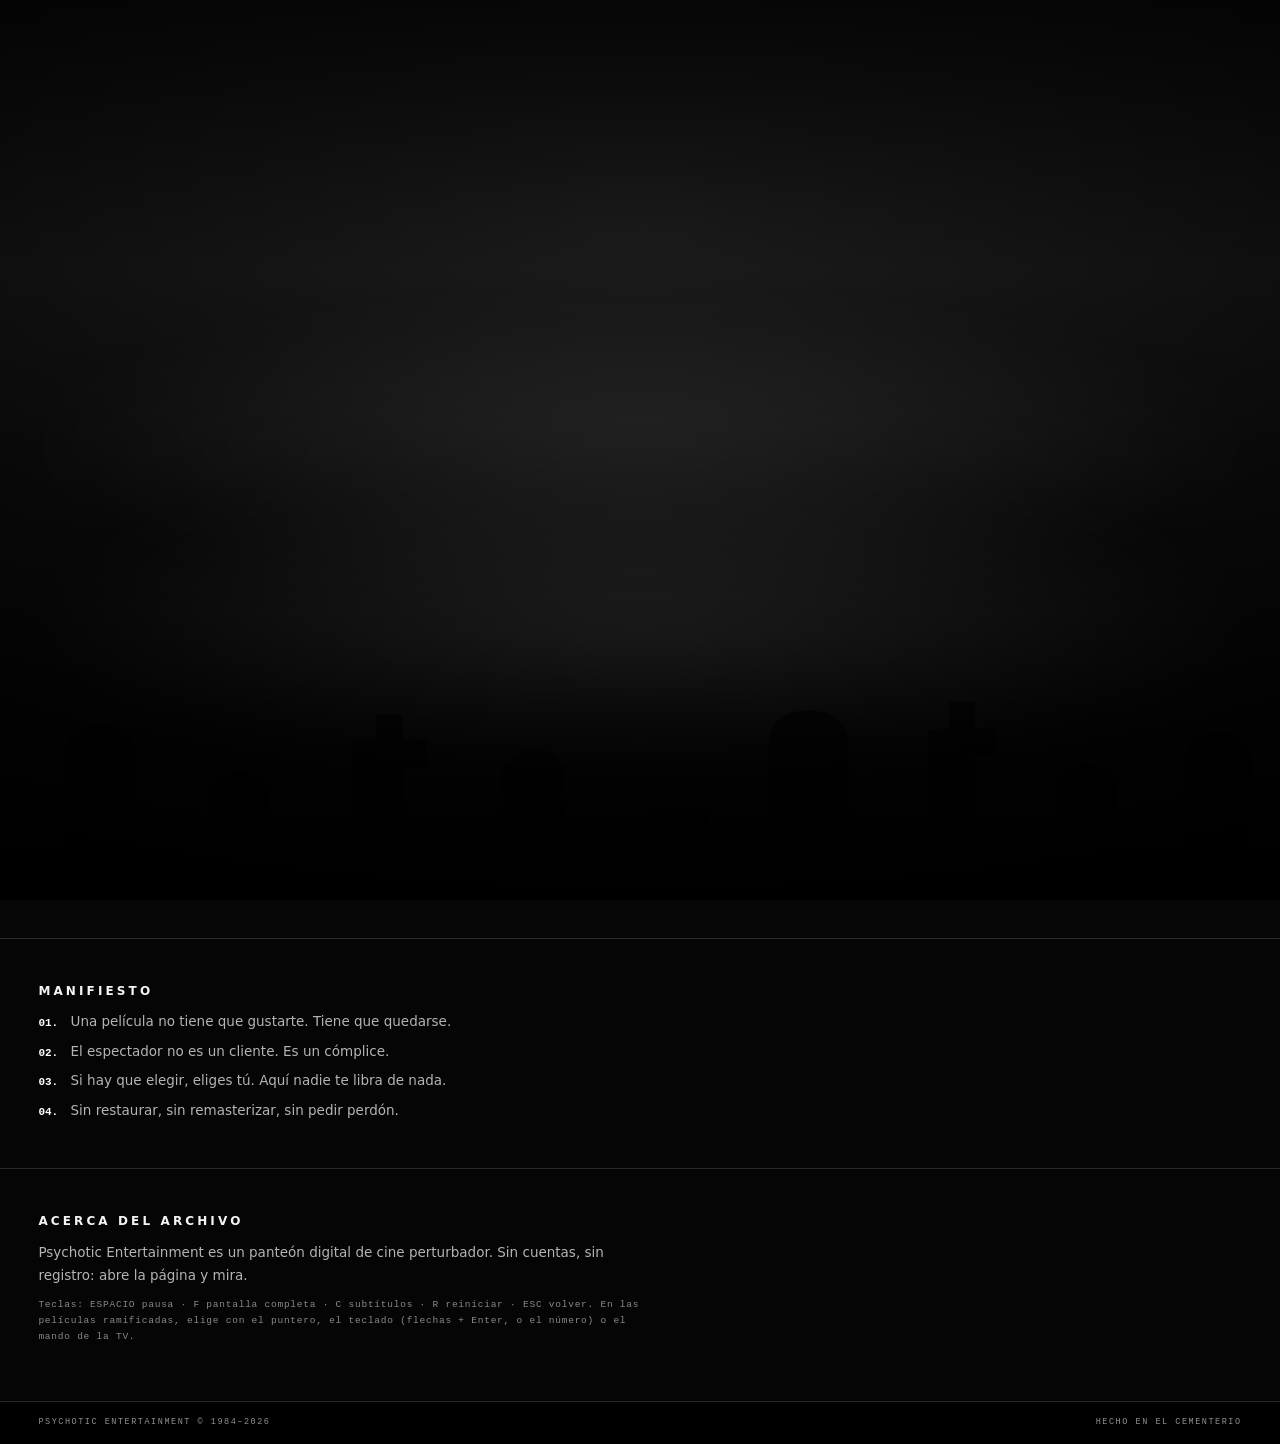
<file: index (16).html>
<!DOCTYPE html>
<html lang="es">
<head>
<meta charset="utf-8">
<meta name="viewport" content="width=device-width,initial-scale=1,viewport-fit=cover">
<meta name="theme-color" content="#070707">
<title>Psychotic Entertainment — Plataforma Funeraria</title>
<link rel="icon" href="data:image/svg+xml,%3Csvg xmlns='http://www.w3.org/2000/svg' viewBox='0 0 40 40'%3E%3Ccircle cx='20' cy='20' r='17' fill='none' stroke='%23fff' stroke-width='3'/%3E%3Cpath d='M20 6v14l10 8' stroke='%23fff' stroke-width='3' fill='none'/%3E%3C/svg%3E">
<style>
*{box-sizing:border-box;margin:0;padding:0}
:root{--ink:#f4f4f4;--dim:#a0a0a0;--line:#ffffff26;--bg:#070707;
  --f:system-ui,-apple-system,"Segoe UI",Roboto,Arial,sans-serif;--m:ui-monospace,"Courier New",monospace}
html{-webkit-text-size-adjust:100%;text-size-adjust:100%;scroll-behavior:smooth}
body{background:var(--bg);color:var(--ink);font-family:var(--f);font-size:15px;line-height:1.6;overflow-x:hidden;min-height:100vh}
body.playing{overflow:hidden}
h1,h2,h3,h4{font-weight:800;letter-spacing:.02em;line-height:1.05}
button{font:inherit;color:inherit}

/* ---- fondo cementerio (CSS/SVG puro: sin imágenes externas que puedan fallar) ---- */
.bg{position:fixed;inset:0;z-index:0;pointer-events:none;overflow:hidden;
  background:radial-gradient(120% 80% at 50% 25%,#1c1c1c 0%,#0b0b0b 55%,#000 100%)}
.fog{position:absolute;left:-20%;width:140%;height:45%;opacity:.16;filter:blur(30px);
  background:radial-gradient(50% 50% at 50% 50%,#fff,#0000 70%);animation:drift 38s linear infinite alternate}
.fog.a{bottom:8%}.fog.b{bottom:28%;animation-duration:55s;animation-direction:alternate-reverse;opacity:.1}
@keyframes drift{from{transform:translateX(-6%)}to{transform:translateX(6%)}}
.graves{position:absolute;left:0;right:0;bottom:0;width:100%;height:34vh;min-height:170px;opacity:.55}
.vig{position:absolute;inset:0;background:linear-gradient(#000a,#0000 30%,#000c)}
@media (prefers-reduced-motion:reduce){.fog{animation:none}}

#site{position:relative;z-index:2;min-height:100vh;display:flex;flex-direction:column}
.top{display:flex;align-items:center;justify-content:space-between;gap:12px;padding:12px clamp(12px,3vw,40px);
  border-bottom:1px solid var(--line);background:#00000080}
.brand{display:flex;align-items:center;gap:10px}
.mark{width:30px;height:30px;color:#e8e8e8}.mark svg{width:100%;height:100%;display:block}
.wordmark{display:flex;flex-direction:column;line-height:1}
.w1{font-weight:800;font-size:15px;letter-spacing:.2em}
.w2{font-family:var(--m);font-size:7px;letter-spacing:.34em;color:var(--dim);margin-top:3px}
.nav{display:flex;gap:14px}
.nav a{color:#cfcfcf;text-decoration:none;font-family:var(--m);font-size:10px;letter-spacing:.18em;padding:6px 2px;border-bottom:1px solid transparent}
.nav a:hover,.nav a:focus-visible{color:#fff;border-bottom-color:#fff;outline:none}
main{flex:1}
.hero{padding:clamp(28px,7vw,80px) clamp(12px,3vw,40px) clamp(24px,5vw,50px);max-width:820px}
.hero h1{font-size:clamp(28px,7.5vw,64px);letter-spacing:-.01em}
.hero h1 em{font-style:normal;color:#fff}
@supports (-webkit-text-stroke:1px #fff){.hero h1 em{color:transparent;-webkit-text-stroke:1px #fff}}
.lede{max-width:520px;margin-top:16px;color:#c2c2c2;font-size:clamp(13px,1.6vw,15px)}
.cta{display:inline-block;margin-top:22px;padding:12px 20px;border:1px solid #fff;color:#fff;text-decoration:none;font-family:var(--m);font-size:11px;letter-spacing:.2em;background:#0006}
.cta:hover,.cta:focus-visible{background:#fff;color:#000;outline:none}

.catalogo{padding:8px clamp(12px,3vw,40px) clamp(30px,6vw,60px)}
.sec-head{display:flex;align-items:baseline;justify-content:space-between;gap:12px;flex-wrap:wrap;border-bottom:1px solid var(--line);padding-bottom:8px;margin-bottom:16px}
.sec-head h2{font-size:13px;letter-spacing:.26em}
.count{font-family:var(--m);font-size:9px;letter-spacing:.18em;color:#9a9a9a}
.grid{display:grid;grid-template-columns:repeat(auto-fit,minmax(min(100%,300px),1fr));gap:12px}
@media (min-width:1000px){.grid{grid-template-columns:repeat(2,minmax(0,1fr))}}
.slot{display:flex;flex-direction:column;border:1px solid var(--line);background:#0c0c0cf0;padding:12px}
.slot:focus-within,.slot:hover{border-color:#ffffff70}
.slot-top{display:flex;gap:12px}
.cover{position:relative;flex:0 0 auto;width:clamp(70px,18vw,92px);aspect-ratio:2/3;overflow:hidden;border:1px solid #444;background:#111;display:grid;place-items:center;color:#555}
.cover img{position:absolute;inset:0;width:100%;height:100%;object-fit:cover;filter:grayscale(1) contrast(1.1)}
.cover svg{width:34px;height:34px}
.badge{position:absolute;top:4px;right:4px;z-index:1;background:#fff;color:#000;font-family:var(--m);font-size:7px;font-weight:700;letter-spacing:.12em;padding:2px 4px}
.slot-info{min-width:0;display:flex;flex-direction:column;gap:5px}
.slot-tag{font-family:var(--m);font-size:8px;letter-spacing:.24em;color:#a8a8a8}
.slot-title{font-size:clamp(16px,4.5vw,22px)}
.slot-meta{font-family:var(--m);font-size:8px;letter-spacing:.1em;color:#8e8e8e;line-height:1.6}
.slot-syn{color:#bdbdbd;font-size:12.5px;margin-top:10px}
.slot-warn{margin-top:10px;border-left:2px solid #fff;padding:7px 10px;font-size:11.5px;color:#d2d2d2;line-height:1.5;background:#000}
.slot-actions{display:flex;flex-wrap:wrap;gap:8px;margin-top:auto;padding-top:12px}
.play{flex:1 1 140px;display:inline-flex;align-items:center;justify-content:center;gap:8px;background:#fff;color:#000;border:1px solid #fff;font-family:var(--m);font-weight:700;font-size:11px;letter-spacing:.18em;padding:12px;cursor:pointer;min-height:44px}
.play svg{width:12px;height:12px}
.play:hover,.play:focus-visible{background:#000;color:#fff;outline:none}
.slot.vacio{border-style:dashed;align-items:center;justify-content:center;text-align:center;min-height:150px;background:#080808cc}
.plus{width:36px;height:36px;border:1px solid #ffffff3d;border-radius:50%;display:grid;place-items:center;font-size:20px;color:#c9c9c9}
.vacio-tag{font-family:var(--m);font-size:9px;letter-spacing:.3em;color:#a0a0a0;margin-top:8px}
.vacio-meta{font-family:var(--m);font-size:7.5px;letter-spacing:.14em;color:#6a6a6a;max-width:170px;margin-top:6px}
.manifiesto,.acerca{padding:clamp(26px,5vw,46px) clamp(12px,3vw,40px);border-top:1px solid var(--line);background:#050505e8}
.manifiesto h2,.acerca h2{font-size:12px;letter-spacing:.26em;margin-bottom:14px}
.manifiesto ol{list-style:none;display:grid;gap:8px;max-width:640px}
.manifiesto li{color:#b4b4b4;font-size:13.5px}
.manifiesto b{font-family:var(--m);color:#fff;margin-right:8px;font-size:11px}
.acerca p{color:#b4b4b4;font-size:13.5px;line-height:1.7;max-width:620px;margin-bottom:10px}
.acerca .small{font-family:var(--m);font-size:9.5px;letter-spacing:.08em;color:#8a8a8a}
.foot{display:flex;justify-content:space-between;gap:10px;flex-wrap:wrap;padding:14px clamp(12px,3vw,40px);border-top:1px solid var(--line);font-family:var(--m);font-size:8.5px;letter-spacing:.18em;color:#8f8f8f;background:#000}

/* ---- reproductor ---- */
.player{position:fixed;inset:0;z-index:50;background:#000;overflow:hidden;width:100vw;height:100vh;height:100dvh}
.player.off{visibility:hidden;pointer-events:none}
.vid{position:absolute;inset:0;width:100%;height:100%;object-fit:contain;background:#000;display:block;pointer-events:none}
.p-big{position:absolute;inset:0;z-index:5;cursor:pointer;display:grid;place-items:center}
.p-big svg{width:64px;height:64px;color:#fff;opacity:0;transition:opacity .15s;filter:drop-shadow(0 2px 10px #000)}
.p-big.on svg{opacity:.92}
.p-top{position:absolute;top:0;left:0;right:0;display:flex;align-items:center;gap:10px;padding:10px clamp(10px,2.5vw,26px);background:linear-gradient(#000c,#0000);z-index:6;transition:opacity .2s}
.p-controls{position:absolute;left:0;right:0;bottom:0;padding:8px clamp(10px,2.5vw,26px) calc(12px + env(safe-area-inset-bottom));background:linear-gradient(#0000,#000d 40%,#000);z-index:6;transition:opacity .2s}
.player.idle .p-top,.player.idle .p-controls{opacity:0;pointer-events:none}
.p-back{background:#000;border:1px solid #555;color:#fff;width:42px;height:42px;border-radius:50%;font-size:16px;cursor:pointer;display:grid;place-items:center;flex:0 0 auto}
.p-back:hover,.p-back:focus-visible{background:#fff;color:#000;outline:none}
.p-title{font-family:var(--m);font-size:10px;letter-spacing:.2em;color:#eee}
.p-spacer{flex:1}
.p-progress{height:18px;display:flex;align-items:center;margin-bottom:4px;cursor:pointer}
.p-progress.lock{cursor:default}
.p-track{position:relative;width:100%;height:3px;background:#ffffff2e}
.p-buffer{position:absolute;left:0;top:0;height:100%;background:#ffffff30;width:0}
.p-fill{position:absolute;left:0;top:0;height:100%;background:#fff;width:0}
.p-row{display:flex;align-items:center;gap:4px;flex-wrap:wrap}
.p-row button{background:#0000;border:0;color:#fff;font-family:var(--m);font-size:10.5px;letter-spacing:.1em;padding:9px 10px;cursor:pointer;min-height:42px;min-width:42px;display:inline-flex;align-items:center;justify-content:center;gap:5px}
.p-row button[hidden]{display:none}
.p-row button svg{width:16px;height:16px}
.p-row button:hover,.p-row button:focus-visible{background:#ffffff22;outline:1px solid #fff}
.p-time{font-family:var(--m);font-size:10px;color:#b9b9b9;margin-left:4px}
.p-time b{color:#fff;font-weight:400}
#ccBtn.off{color:#6a6a6a}
.subs{position:absolute;left:50%;transform:translateX(-50%);bottom:7%;width:min(1000px,94%);text-align:center;font-size:clamp(14px,2.2vw,26px);line-height:1.3;font-weight:600;color:#fff;white-space:pre-line;pointer-events:none;z-index:7;text-shadow:0 0 5px #000,0 1px 3px #000,0 0 14px #000;transition:bottom .2s}
.player.up .subs{bottom:clamp(88px,13vh,120px)}
.player.choices .subs{bottom:clamp(210px,30vh,280px)}
.subs:empty{display:none}
.choice-layer{position:absolute;left:0;right:0;bottom:clamp(88px,13vh,130px);z-index:9;display:flex;flex-direction:column;align-items:center;gap:10px;pointer-events:none;padding:0 10px}
.choice-layer[hidden]{display:none}
.choice-head{display:flex;align-items:center;gap:9px;font-family:var(--m);font-size:9px;letter-spacing:.3em;background:#000c;border:1px solid #ffffff33;padding:6px 12px 6px 9px}
.choice-ring{width:15px;height:15px;transform:rotate(-90deg)}
.choice-ring circle{fill:none;stroke:#fff;stroke-width:3;stroke-dasharray:44;stroke-dashoffset:0}
.choice-row{display:flex;gap:10px;justify-content:center;flex-wrap:wrap;width:100%;max-width:760px}
.choice-card{pointer-events:auto;display:flex;align-items:center;gap:10px;text-align:left;background:#111;border:2px solid #ffffff40;color:#fff;font-weight:700;font-size:clamp(12px,1.8vw,16px);letter-spacing:.06em;line-height:1.2;padding:clamp(12px,2vw,18px) clamp(14px,2.6vw,26px);flex:1 1 180px;max-width:340px;min-height:56px;cursor:pointer;transition:background .12s,color .12s,transform .12s}
.choice-card .num{font-family:var(--m);font-size:9px;border:1px solid #ffffff55;border-radius:50%;width:19px;height:19px;display:grid;place-items:center;flex:0 0 auto;color:#c3c3c3}
.choice-card.sel,.choice-card:hover{background:#fff;color:#000;border-color:#fff;transform:translateY(-2px)}
.choice-card.sel .num{background:#000;color:#fff;border-color:#000}
.choice-hint{font-family:var(--m);font-size:8px;letter-spacing:.2em;color:#9c9c9c;text-align:center}
.overlay{position:absolute;inset:0;z-index:20;display:grid;place-items:center;background:#000e;padding:14px;overflow:auto}
.overlay[hidden]{display:none}
.card{width:100%;max-width:460px;border:1px solid #3a3a3a;background:#0b0b0b;padding:clamp(18px,4vw,30px);text-align:center}
.card h4{font-size:clamp(16px,3vw,22px);letter-spacing:.2em;margin-bottom:14px}
.card p{color:#b4b4b4;font-size:13px;line-height:1.6;margin-bottom:16px}
.card button{display:block;width:100%;margin-top:8px;background:#fff;color:#000;border:0;font-family:var(--m);font-weight:700;font-size:11px;letter-spacing:.2em;padding:14px;cursor:pointer;min-height:46px}
.card button.alt{background:#000;color:#bbb;border:1px solid #333;font-weight:400}
.card button:hover,.card button:focus-visible{outline:1px solid #fff;background:#000;color:#fff}
.toast{position:absolute;bottom:100px;left:50%;transform:translateX(-50%);z-index:30;background:#000e;border:1px solid #444;color:#ddd;font-family:var(--m);font-size:10px;letter-spacing:.12em;padding:8px 14px;max-width:92%;text-align:center}
.toast[hidden]{display:none}
.fatal{z-index:40}
@media (max-width:720px){
  .nav{display:none}
  .choice-row{flex-direction:column;align-items:stretch}
  .choice-card{max-width:none;flex:1 1 auto}
  .player.choices .subs{bottom:clamp(250px,42vh,340px)}
  .p-title{display:none}.p-row .lbl{display:none}
}
</style>
</head>
<body>

<div id="site">
  <div class="bg" aria-hidden="true">
    <div class="fog b"></div><div class="fog a"></div>
    <svg class="graves" viewBox="0 0 1200 300" preserveAspectRatio="xMidYMax slice">
      <g fill="#000">
        <path d="M0 300V250h1200v50z"/>
        <path d="M60 300V170q0-34 34-34t34 34v130z"/><path d="M200 300V205q0-26 26-26t26 26v95z"/>
        <path d="M330 300V150h22v-24h26v24h22v26h-22v124z"/>
        <path d="M470 300V190q0-30 30-30t30 30v110z"/><path d="M610 300V215h54v85z"/>
        <path d="M720 300V160q0-38 38-38t38 38v140z"/>
        <path d="M870 300V140h20v-26h24v26h20v24h-20v136z"/>
        <path d="M990 300V200q0-28 28-28t28 28v100z"/><path d="M1110 300V175q0-32 32-32t32 32v125z"/>
      </g>
    </svg>
    <div class="vig"></div>
  </div>

  <header class="top">
    <div class="brand">
      <div class="mark"><svg viewBox="0 0 40 40" aria-hidden="true"><circle cx="20" cy="20" r="17" fill="none" stroke="currentColor" stroke-width="2"/><path d="M20 6v14l10 8" stroke="currentColor" stroke-width="2" fill="none"/><circle cx="20" cy="20" r="3" fill="currentColor"/></svg></div>
      <div class="wordmark"><span class="w1">PSYCHOTIC</span><span class="w2">ENTERTAINMENT</span></div>
    </div>
    <nav class="nav"><a href="#catalogo">CATÁLOGO</a><a href="#manifiesto">MANIFIESTO</a><a href="#acerca">ACERCA</a></nav>
  </header>

  <main>
    <section class="hero">
      <h1>CINE PARA<br><em>LOS QUE NO<br>DUERMEN BIEN.</em></h1>
      <p class="lede">Selección de películas incómodas, ramificadas y malditas. Sin cortes. Sin concesiones. El cementerio abre las 24 horas.</p>
      <a class="cta" href="#catalogo">ENTRAR AL PANTEÓN ↓</a>
    </section>
    <section id="catalogo" class="catalogo">
      <div class="sec-head"><h2>CATÁLOGO DEL PANTEÓN</h2><span class="count" id="count"></span></div>
      <div class="grid" id="grid"></div>
    </section>
    <section id="manifiesto" class="manifiesto">
      <h2>MANIFIESTO</h2>
      <ol>
        <li><b>01.</b> Una película no tiene que gustarte. Tiene que quedarse.</li>
        <li><b>02.</b> El espectador no es un cliente. Es un cómplice.</li>
        <li><b>03.</b> Si hay que elegir, eliges tú. Aquí nadie te libra de nada.</li>
        <li><b>04.</b> Sin restaurar, sin remasterizar, sin pedir perdón.</li>
      </ol>
    </section>
    <section id="acerca" class="acerca">
      <h2>ACERCA DEL ARCHIVO</h2>
      <p>Psychotic Entertainment es un panteón digital de cine perturbador. Sin cuentas, sin registro: abre la página y mira.</p>
      <p class="small">Teclas: ESPACIO pausa · F pantalla completa · C subtítulos · R reiniciar · ESC volver. En las películas ramificadas, elige con el puntero, el teclado (flechas + Enter, o el número) o el mando de la TV.</p>
    </section>
  </main>
  <footer class="foot"><span>PSYCHOTIC ENTERTAINMENT © 1984–2026</span><span>HECHO EN EL CEMENTERIO</span></footer>
</div>

<div id="player" class="player off" role="dialog" aria-label="Reproductor">
  <video id="v" class="vid" preload="auto" playsinline webkit-playsinline x5-playsinline x5-video-player-type="h5-page" x5-video-player-fullscreen="false" disablepictureinpicture disableremoteplayback controlslist="nodownload noplaybackrate"></video>
  <div class="p-big" id="bigPlay"><svg viewBox="0 0 24 24"><path d="M7 4l13 8-13 8z" fill="currentColor"/></svg></div>
  <div class="p-top">
    <button class="p-back" id="backBtn" title="Volver (Esc)" aria-label="Volver">←</button>
    <div class="p-title" id="pTitle"></div><div class="p-spacer"></div>
  </div>
  <div class="subs" id="subs" aria-live="polite"></div>
  <div class="choice-layer" id="choiceLayer" hidden>
    <div class="choice-head"><svg class="choice-ring" viewBox="0 0 18 18" aria-hidden="true"><circle cx="9" cy="9" r="7" id="ring"></circle></svg><span>ELIGE TU CAMINO</span></div>
    <div class="choice-row" id="choiceRow"></div>
    <div class="choice-hint">PUNTERO O FLECHAS + ENTER</div>
  </div>
  <div class="p-controls">
    <div class="p-progress" id="prog"><div class="p-track"><div class="p-buffer" id="buffer"></div><div class="p-fill" id="fill"></div></div></div>
    <div class="p-row">
      <button id="playBtn" title="Reproducir / Pausar (Espacio)" aria-label="Reproducir o pausar"><svg viewBox="0 0 24 24" id="playIcon"><path d="M7 4l13 8-13 8z" fill="currentColor"/></svg></button>
      <span class="p-time"><b id="tCur">0:00</b><span id="tTotWrap"> / <span id="tTot">0:00</span></span></span>
      <div class="p-spacer"></div>
      <button id="ccBtn" class="off" title="Subtítulos (C)" hidden>CC <span id="ccLabel">OFF</span></button>
      <button id="resetBtn" title="Reiniciar (R)" aria-label="Reiniciar"><svg viewBox="0 0 24 24"><path d="M20 12a8 8 0 11-2.3-5.6M20 4v5h-5" fill="none" stroke="currentColor" stroke-width="2" stroke-linecap="round"/></svg><span class="lbl">REINICIAR</span></button>
      <button id="fsBtn" title="Pantalla completa (F)" aria-label="Pantalla completa"><svg viewBox="0 0 24 24"><path d="M3 9V3h6M21 9V3h-6M3 15v6h6M21 15v6h-6" fill="none" stroke="currentColor" stroke-width="2"/></svg><span class="lbl" id="fsLbl">PANTALLA</span></button>
    </div>
  </div>
  <div class="overlay" id="endScreen" hidden><div class="card"><h4>FIN DEL CAMINO</h4><p>Has llegado a un final. Hay más. Algunos ni siquiera son finales.</p><button id="againBtn">VOLVER A EMPEZAR</button><button class="alt" id="exitBtn">VOLVER AL CATÁLOGO</button></div></div>
  <div class="overlay fatal" id="fatal" hidden><div class="card"><h4>NO SE PUDO CARGAR</h4><p id="fatalMsg"></p><button id="retryBtn">REINTENTAR</button><button class="alt" id="fatalExit">VOLVER AL CATÁLOGO</button></div></div>
  <div class="toast" id="toast" hidden></div>
</div>

<script>
"use strict";
/* ==========================================================================
   CATÁLOGO — aquí se añaden las películas. Una entrada por película.
   Usa solo material propio, con licencia o de dominio público.

   {
     id:'ejemplo', title:'TÍTULO', year:1968, tag:'TERROR',
     meta:'96 min · EEUU', synopsis:'Texto corto.', cover:'portada.jpg',   // cover opcional
     warn:'Aviso opcional sobre la película.',
     src:['https://tu-servidor/peli.mp4','https://respaldo/peli.webm'],     // 1 o varias fuentes (se prueban en orden)
     subs:[{k:'es',label:'ES',url:'subs-es.vtt'},{k:'en',label:'EN',url:'subs-en.vtt'}],   // opcional, WebVTT
     map:{ start:'A', segs:{                                                // opcional: película ramificada (tiempos en segundos)
        A:{s:0,  e:60,  z:[40,60], c:[['Abrir la puerta','B'],['Huir','C']], d:'B'},
        B:{s:60, e:120, d:'FIN'},
        C:{s:120,e:180, d:'FIN'},
        FIN:{s:180,e:200,end:true}
     }}
   }
   s/e = inicio/fin del tramo · z = ventana de elección · c = opciones [texto, destino]
   d = destino por defecto (y al que salta si no se elige) · end = final
   ========================================================================== */
const FILMS=[
];
const LIMIT=15000; // ms para elegir en cada bifurcación

/* ---------- utilidades ---------- */
const $=s=>document.querySelector(s);
const UA=navigator.userAgent||'', QS=new URLSearchParams(location.search);
const TV=QS.get('tv')==='1'||(QS.get('tv')!=='0'&&(/SMART-?TV|Tizen|Web0S|WebOS|NetCast|HbbTV|BRAVIA|AFT[A-Z]|Android ?TV|GoogleTV|CrKey|VIDAA|Hisense|Roku|PhilipsTV|TV Safari|Large Screen/i.test(UA)));
const el=(tag,cls,txt)=>{const e=document.createElement(tag); if(cls) e.className=cls; if(txt!=null) e.textContent=txt; return e;};
const fmt=s=>{s=Math.max(0,Math.floor(s||0)); const h=Math.floor(s/3600),m=Math.floor(s%3600/60),x=s%60; return (h?h+':'+String(m).padStart(2,'0'):m)+':'+String(x).padStart(2,'0');};
const PLAY_SVG='<path d="M7 4l13 8-13 8z" fill="currentColor"/>', PAUSE_SVG='<path d="M6 4h4v16H6zM14 4h4v16h-4z" fill="currentColor"/>';

const v=$('#v'), player=$('#player'), site=$('#site'), subsEl=$('#subs'), toastEl=$('#toast');
const choiceLayer=$('#choiceLayer'), choiceRow=$('#choiceRow'), ring=$('#ring');
const endScreen=$('#endScreen'), fatal=$('#fatal'), bigPlay=$('#bigPlay');
const tCur=$('#tCur'), tTot=$('#tTot'), fill=$('#fill'), buffer=$('#buffer');
const isOff=()=>player.classList.contains('off');

let film=null, M=null, srcI=0, resumeAt=0, watched=0, lastT=null, wdT=null;
let seg=null, picked=false, showing=false, seeking=false, ended=false, activeCard=null, countdown=null, lastChoiceAt=0;
let subs={}, ccList=['off'], ccIdx=0, idleT=null, cssFs=false, autoMuted=false;

function toast(msg,ms=2000){ toastEl.textContent=msg; toastEl.hidden=false; clearTimeout(toast._t); toast._t=setTimeout(()=>{toastEl.hidden=true;},ms); }

/* ---------- catálogo ---------- */
function renderCatalog(){
  const grid=$('#grid'); grid.textContent='';
  FILMS.forEach(f=>{
    const a=el('article','slot'); a.id='film-'+f.id;
    const top=el('div','slot-top'), cover=el('div','cover');
    cover.innerHTML='<svg viewBox="0 0 24 24" aria-hidden="true"><path d="M12 2v6M9 5h6M7 22V11q0-5 5-5t5 5v11z" fill="none" stroke="currentColor" stroke-width="1.5"/></svg>';
    if(f.map) cover.appendChild(el('span','badge','ELIGE'));
    if(f.cover){ const im=new Image(); im.alt='Portada de '+f.title; im.loading='lazy'; im.referrerPolicy='no-referrer'; im.onerror=()=>im.remove(); im.src=f.cover; cover.appendChild(im); }
    const info=el('div','slot-info');
    info.append(el('span','slot-tag',(f.tag||'PELÍCULA')+(f.map?' · INTERACTIVA':'')), el('h3','slot-title',f.title),
      el('p','slot-meta',[f.year,f.meta].filter(Boolean).join(' · ')));
    top.append(cover,info); a.appendChild(top);
    if(f.synopsis) a.appendChild(el('p','slot-syn',f.synopsis));
    if(f.warn||f.map) a.appendChild(el('div','slot-warn',f.warn||('AVISO: esta película se controla. Tendrás '+(LIMIT/1000)+' segundos para elegir en cada bifurcación. Si no eliges, el sistema elige por ti.')));
    const acts=el('div','slot-actions'), b=el('button','play');
    b.innerHTML='<svg viewBox="0 0 24 24" aria-hidden="true"><path d="M7 4l13 8-13 8z" fill="currentColor"/></svg>REPRODUCIR';
    b.addEventListener('click',()=>openFilm(f)); acts.appendChild(b); a.appendChild(acts);
    grid.appendChild(a);
  });
  const total=Math.max(4,FILMS.length+1);
  for(let i=FILMS.length;i<total;i++){
    const a=el('article','slot vacio'); a.append(el('div','plus','+'),el('span','vacio-tag','DISPONIBLE'),el('p','vacio-meta','ESPACIO RESERVADO PARA PRÓXIMA PELÍCULA')); grid.appendChild(a);
  }
  $('#count').textContent=String(FILMS.length).padStart(2,'0')+' TÍTULO'+(FILMS.length===1?'':'S')+' · '+String(total-FILMS.length).padStart(2,'0')+' LIBRES';
}

/* ---------- abrir / cerrar ---------- */
function openFilm(f){
  film=f; M=f.map||null; srcI=0; resumeAt=0; watched=0; lastT=null; ended=false; seg=null; picked=false;
  clearChoice(); endScreen.hidden=true; fatal.hidden=true;
  $('#pTitle').textContent=f.title.toUpperCase()+(M?' · INTERACTIVA':'');
  $('#prog').classList.toggle('lock',!!M); $('#tTotWrap').hidden=!!M;
  player.classList.remove('off'); document.body.classList.add('playing');
  loadSrc(); loadSubs(f); controlsUp();
  if(M) startAt(M.start,true); else play();
}
function closePlayer(){
  clearTimeout(wdT);
  try{ v.pause(); }catch(e){}
  exitFs(); clearChoice(); fatal.hidden=true; endScreen.hidden=true;
  player.classList.add('off'); document.body.classList.remove('playing');
  film=null; M=null; v.removeAttribute('src'); try{ v.load(); }catch(e){}
}
$('#backBtn').addEventListener('click',closePlayer);
$('#exitBtn').addEventListener('click',closePlayer);
$('#fatalExit').addEventListener('click',closePlayer);

/* ---------- carga de video: respaldo entre fuentes + diagnóstico ---------- */
const sources=()=>(Array.isArray(film.src)?film.src:[film.src]).filter(Boolean);
function loadSrc(){
  const list=sources(); if(!list.length){ showFatal(); return; }
  v.preload='auto'; v.src=list[srcI]; v.load();
  clearTimeout(wdT); wdT=setTimeout(()=>{ if(film&&v.readyState===0) onError(); },20000);
}
v.addEventListener('loadedmetadata',()=>{
  clearTimeout(wdT); fatal.hidden=true;
  if(resumeAt>0){ try{ v.currentTime=resumeAt; }catch(e){} resumeAt=0; }
});
v.addEventListener('error',()=>{ if(film) onError(); });
function onError(){
  if(!film) return;
  if(srcI<sources().length-1){ resumeAt=v.currentTime||resumeAt; srcI++; toast('Fuente caída. Probando respaldo…'); loadSrc(); play(); }
  else showFatal();
}
async function showFatal(){
  fatal.hidden=false; const m=$('#fatalMsg'); m.textContent='Comprobando la fuente…';
  const u=film&&sources()[srcI];
  if(!u){ m.textContent='Esta película no tiene fuente de video configurada.'; return; }
  try{
    const r=await fetch(u,{headers:{Range:'bytes=0-1'},cache:'no-store'});
    if([401,403,404,410].includes(r.status)) m.textContent='La fuente respondió '+r.status+': el archivo no está disponible.';
    else if(r.ok) m.textContent='La fuente responde, pero este navegador no puede reproducir el formato. Prueba otro navegador.';
    else m.textContent='La fuente respondió '+r.status+'.';
  }catch(e){ m.textContent='No se pudo contactar con la fuente (red, bloqueo o CORS).'; }
}
$('#retryBtn').addEventListener('click',()=>{ fatal.hidden=true; srcI=0; resumeAt=v.currentTime||resumeAt; loadSrc(); play(); });

function play(){
  const p=v.play();
  if(p&&p.catch) p.catch(()=>{
    v.muted=true; autoMuted=true;
    v.play().then(()=>toast('Reproduciendo en silencio. Toca para activar el sonido.')).catch(()=>{ bigPlay.classList.add('on'); });
  });
}
player.addEventListener('pointerdown',()=>{ if(autoMuted){ autoMuted=false; v.muted=false; } },true);
function togglePlay(){ if(v.paused||v.ended){ if(ended) restart(); else play(); } else v.pause(); }
$('#playBtn').addEventListener('click',e=>{ e.stopPropagation(); togglePlay(); });
bigPlay.addEventListener('click',()=>{ if(showing||Date.now()-lastChoiceAt<600) return; togglePlay(); });
v.addEventListener('play',()=>{ $('#playIcon').innerHTML=PAUSE_SVG; bigPlay.classList.remove('on'); controlsUp(); });
v.addEventListener('pause',()=>{ $('#playIcon').innerHTML=PLAY_SVG; bigPlay.classList.add('on'); player.classList.remove('idle'); });
v.addEventListener('ended',()=>{ if(film&&!ended){ ended=true; endScreen.hidden=false; } });
['webkitbeginfullscreen','webkitpresentationmodechanged'].forEach(ev=>v.addEventListener(ev,()=>{ try{ if(v.webkitDisplayingFullscreen) v.webkitExitFullscreen(); }catch(e){} }));

/* ---------- subtítulos ---------- */
function parseVTT(txt){
  const out=[], toMs=x=>{ const p=x.replace(',','.').split(':').map(parseFloat); return (p[0]*3600+p[1]*60+p[2])*1000; };
  for(const b of txt.replace(/\r/g,'').replace(/^\uFEFF/,'').split(/\n{2,}/)){
    const lines=b.split('\n').filter(l=>l.trim()!==''), ti=lines.findIndex(l=>l.includes('-->')); if(ti<0) continue;
    const m=lines[ti].match(/(\d{1,3}:\d{2}:\d{2}[.,]\d{1,3})\s*-->\s*(\d{1,3}:\d{2}:\d{2}[.,]\d{1,3})/); if(!m) continue;
    const t=lines.slice(ti+1).join('\n').replace(/<[^>]+>/g,'').trim(); if(t) out.push({s:toMs(m[1]),e:toMs(m[2]),t});
  }
  return out.sort((a,b)=>a.s-b.s);
}
async function loadSubs(f){
  subs={}; ccList=['off']; ccIdx=0; subsEl.textContent=''; const list=f.subs||[];
  $('#ccBtn').hidden=!list.length; updateCC();
  for(const s of list){
    try{ const r=await fetch(s.url); if(r.ok) subs[s.k]=parseVTT(await r.text()); }catch(e){}
    if(film!==f) return;
  }
  ccList=['off',...list.filter(s=>subs[s.k]&&subs[s.k].length).map(s=>s.k)];
  ccIdx=ccList.length>1?1:0; updateCC();
}
function updateCC(){
  const k=ccList[ccIdx], on=k!=='off', s=film&&(film.subs||[]).find(x=>x.k===k);
  $('#ccBtn').classList.toggle('off',!on); $('#ccLabel').textContent=on?(s?s.label:k.toUpperCase()):'OFF';
}
$('#ccBtn').addEventListener('click',()=>{
  if(ccList.length<2){ toast('Subtítulos no disponibles.'); return; }
  ccIdx=(ccIdx+1)%ccList.length; updateCC(); paintSubs();
  toast(ccList[ccIdx]==='off'?'Subtítulos apagados':'Subtítulos: '+$('#ccLabel').textContent,1200);
});
function paintSubs(){
  const arr=subs[ccList[ccIdx]]; let s='';
  if(arr&&arr.length){
    const t=v.currentTime*1000; let lo=0,hi=arr.length-1,i=-1;
    while(lo<=hi){ const m=(lo+hi)>>1; if(arr[m].s<=t){ i=m; lo=m+1; } else hi=m-1; }
    for(let j=Math.max(0,i-4);j<=i;j++){ const c=arr[j]; if(t>=c.s&&t<c.e) s+=(s?'\n':'')+c.t; }
  }
  if(subsEl.textContent!==s) subsEl.textContent=s;
}

/* ---------- motor de ramificación ---------- */
function segAt(t){
  const cur=seg&&M.segs[seg]; if(cur&&t>=cur.s&&t<cur.e) return seg;
  for(const id in M.segs){ const g=M.segs[id]; if(t>=g.s&&t<g.e) return id; }
  return null;
}
function startAt(id,first){
  const g=M.segs[id]; if(!g){ play(); return; }
  seeking=true; seg=null; resumeAt=g.s;
  if(v.readyState>=1){ try{ v.currentTime=g.s; }catch(e){} resumeAt=0; }
  play(); setTimeout(()=>{ seeking=false; },first?600:300);
}
function go(id){ clearChoice(); startAt(id,false); }
v.addEventListener('seeked',()=>setTimeout(()=>{ seeking=false; },120));
function hideChoices(){ showing=false; clearInterval(countdown); choiceLayer.hidden=true; choiceRow.textContent=''; player.classList.remove('choices'); activeCard=null; }
function clearChoice(){ hideChoices(); picked=false; }
function setActive(c){ if(activeCard===c) return; activeCard=c; [...choiceRow.children].forEach(x=>x.classList.toggle('sel',x===c)); }
function showChoices(g){
  showing=true; picked=false; choiceRow.textContent=''; activeCard=null;
  g.c.forEach(([label,to],i)=>{
    const b=el('button','choice-card'); b.type='button'; b.dataset.to=to;
    b.append(el('span','num',String(i+1)),el('span','lbl',label));
    b.addEventListener('pointerenter',e=>{ if(e.pointerType!=='touch') setActive(b); });
    b.addEventListener('pointerdown',e=>{ e.preventDefault(); e.stopPropagation(); if(activeCard!==b){ setActive(b); return; } lastChoiceAt=Date.now(); choose(to); });
    b.addEventListener('click',e=>{ if(e.detail===0){ e.preventDefault(); lastChoiceAt=Date.now(); choose(to); } });
    b.addEventListener('focus',()=>{ if(!activeCard) setActive(b); });
    choiceRow.appendChild(b);
  });
  choiceLayer.hidden=false; player.classList.add('choices');
  ring.style.transition='none'; ring.style.strokeDashoffset='0'; void ring.getBoundingClientRect();
  ring.style.transition='stroke-dashoffset '+LIMIT+'ms linear'; ring.style.strokeDashoffset='44';
  clearInterval(countdown); const t0=Date.now();
  countdown=setInterval(()=>{
    if(Date.now()-t0>=LIMIT){ clearInterval(countdown); if(showing&&!picked) choose(activeCard?activeCard.dataset.to:(g.d||g.c[0][1])); }
  },150);
  controlsUp();
}
function choose(to){
  if(picked||!M) return; picked=true;
  if(!M.segs[to]){ const g=seg&&M.segs[seg]; to=g&&g.d; }
  if(to&&M.segs[to]) go(to); else clearChoice();
}
function logic(){
  if(!M||seeking||v.readyState<1) return;
  const t=v.currentTime;
  let g=seg&&M.segs[seg];
  if(g&&!g.end&&t>=g.e-0.03){ const d=g.d; if(d&&M.segs[d]&&M.segs[d].s!==g.e){ go(d); return; } }
  if(!g||t<g.s||t>=g.e){ const id=segAt(t); if(id!==seg){ seg=id; hideChoices(); picked=false; } g=seg&&M.segs[seg]; }
  if(!g) return;
  if(g.end){ if(!ended){ ended=true; endScreen.hidden=false; } return; }
  if(g.z&&g.c){
    const inZ=t>=g.z[0]&&t<g.z[1];
    if(inZ&&!showing&&!picked) showChoices(g);
    if(!inZ&&showing&&!picked) hideChoices();
  }
}
function restart(){
  ended=false; endScreen.hidden=true; watched=0; lastT=null; clearChoice(); fatal.hidden=true;
  if(M) startAt(M.start,false); else { try{ v.currentTime=0; }catch(e){} play(); }
  toast('Reiniciado');
}
$('#resetBtn').addEventListener('click',e=>{ e.stopPropagation(); restart(); });
$('#againBtn').addEventListener('click',restart);

/* ---------- bucle por fotograma: tiempo, barra, subtítulos, lógica ---------- */
function tick(){
  if(!isOff()&&film){
    if(!v.paused) logic();
    paintSubs();
    const ct=v.currentTime||0;
    if(lastT!==null){ const d=ct-lastT; if(d>0&&d<1.5) watched+=d; } lastT=ct;
    if(M){
      const g=seg&&M.segs[seg];
      fill.style.width=(g?Math.min(100,Math.max(0,(ct-g.s)/(g.e-g.s)*100)):0)+'%'; buffer.style.width='0';
      tCur.textContent=fmt(watched);
    }else if(v.duration){
      fill.style.width=(ct/v.duration*100)+'%'; tCur.textContent=fmt(ct); tTot.textContent=fmt(v.duration);
      try{ const b=v.buffered; buffer.style.width='0'; for(let i=0;i<b.length;i++) if(ct>=b.start(i)-0.1&&ct<=b.end(i)){ buffer.style.width=(b.end(i)/v.duration*100)+'%'; break; } }catch(e){}
    }
  }
  requestAnimationFrame(tick);
}
requestAnimationFrame(tick);
$('#prog').addEventListener('click',e=>{
  if(M||!v.duration) return; e.stopPropagation();
  const r=e.currentTarget.getBoundingClientRect(); v.currentTime=Math.max(0,Math.min(1,(e.clientX-r.left)/r.width))*v.duration;
});

/* ---------- controles auto-ocultables ---------- */
function controlsUp(){
  player.classList.add('up'); player.classList.remove('idle'); clearTimeout(idleT);
  const chk=()=>{ if(v.paused) return; if(showing){ idleT=setTimeout(chk,1500); return; } player.classList.add('idle'); player.classList.remove('up'); };
  idleT=setTimeout(chk,3600);
}
['mousemove','touchstart','pointerdown'].forEach(e=>player.addEventListener(e,controlsUp,{passive:true}));

/* ---------- pantalla completa (en TV solo CSS: evita el reproductor nativo) ---------- */
const fsElement=()=>document.fullscreenElement||document.webkitFullscreenElement||null;
const isFs=()=>!!(fsElement()||cssFs);
function setFsUi(on){ site.style.visibility=on?'hidden':''; document.documentElement.style.overflow=on?'hidden':''; $('#fsLbl').textContent=on?'SALIR':'PANTALLA'; }
function enterFs(){
  const req=TV?null:(player.requestFullscreen||player.webkitRequestFullscreen||player.webkitRequestFullScreen);
  if(req){ try{ const p=req.call(player,{navigationUI:'hide'}); if(p&&p.catch) p.catch(()=>{ cssFs=true; }); }catch(e){ cssFs=true; } } else cssFs=true;
  setFsUi(true);
}
function exitFs(){
  if(fsElement()){ try{ const r=document.exitFullscreen?document.exitFullscreen():document.webkitExitFullscreen&&document.webkitExitFullscreen(); if(r&&r.catch) r.catch(()=>{}); }catch(e){} }
  cssFs=false; setFsUi(false);
}
const toggleFs=()=>isFs()?exitFs():enterFs();
$('#fsBtn').addEventListener('click',e=>{ e.stopPropagation(); toggleFs(); });
['fullscreenchange','webkitfullscreenchange'].forEach(ev=>document.addEventListener(ev,()=>{ if(!fsElement()&&!cssFs) setFsUi(false); }));

/* ---------- teclado y mando de TV ---------- */
document.addEventListener('keydown',e=>{
  if(isOff()) return;
  const k=e.key.length===1?e.key.toLowerCase():e.key; controlsUp();
  if(e.keyCode===10009||e.keyCode===461||k==='GoBack'||k==='BrowserBack'||k==='MediaStop'||k==='Escape'){ e.preventDefault(); if(isFs()) exitFs(); else closePlayer(); return; }
  if(k==='MediaPlayPause'||k==='MediaPlay'||k==='MediaPause'){ e.preventDefault(); togglePlay(); return; }
  if(k==='f'){ e.preventDefault(); toggleFs(); return; }
  if(showing&&['ArrowLeft','ArrowRight','ArrowUp','ArrowDown'].includes(k)){
    const bs=[...choiceRow.children], i=bs.indexOf(activeCard), d=(k==='ArrowRight'||k==='ArrowDown')?1:-1;
    if(bs.length) setActive(i<0?bs[d>0?0:bs.length-1]:bs[(i+d+bs.length)%bs.length]);
    e.preventDefault(); return;
  }
  if(showing&&/^[1-9]$/.test(k)){ const b=choiceRow.children[+k-1]; if(b){ lastChoiceAt=Date.now(); choose(b.dataset.to); } return; }
  if(showing&&k==='Enter'){ if(activeCard){ lastChoiceAt=Date.now(); choose(activeCard.dataset.to); } e.preventDefault(); return; }
  if(!M&&v.duration&&(k==='ArrowLeft'||k==='ArrowRight')){ v.currentTime=Math.max(0,Math.min(v.duration,v.currentTime+(k==='ArrowRight'?10:-10))); e.preventDefault(); return; }
  if(k===' '||k==='k'||(k==='Enter'&&!(document.activeElement&&/BUTTON|A/.test(document.activeElement.tagName)))){ e.preventDefault(); togglePlay(); }
  else if(k==='c') $('#ccBtn').click();
  else if(k==='r') restart();
});

renderCatalog();
</script>
</body>
</html>
</file>
